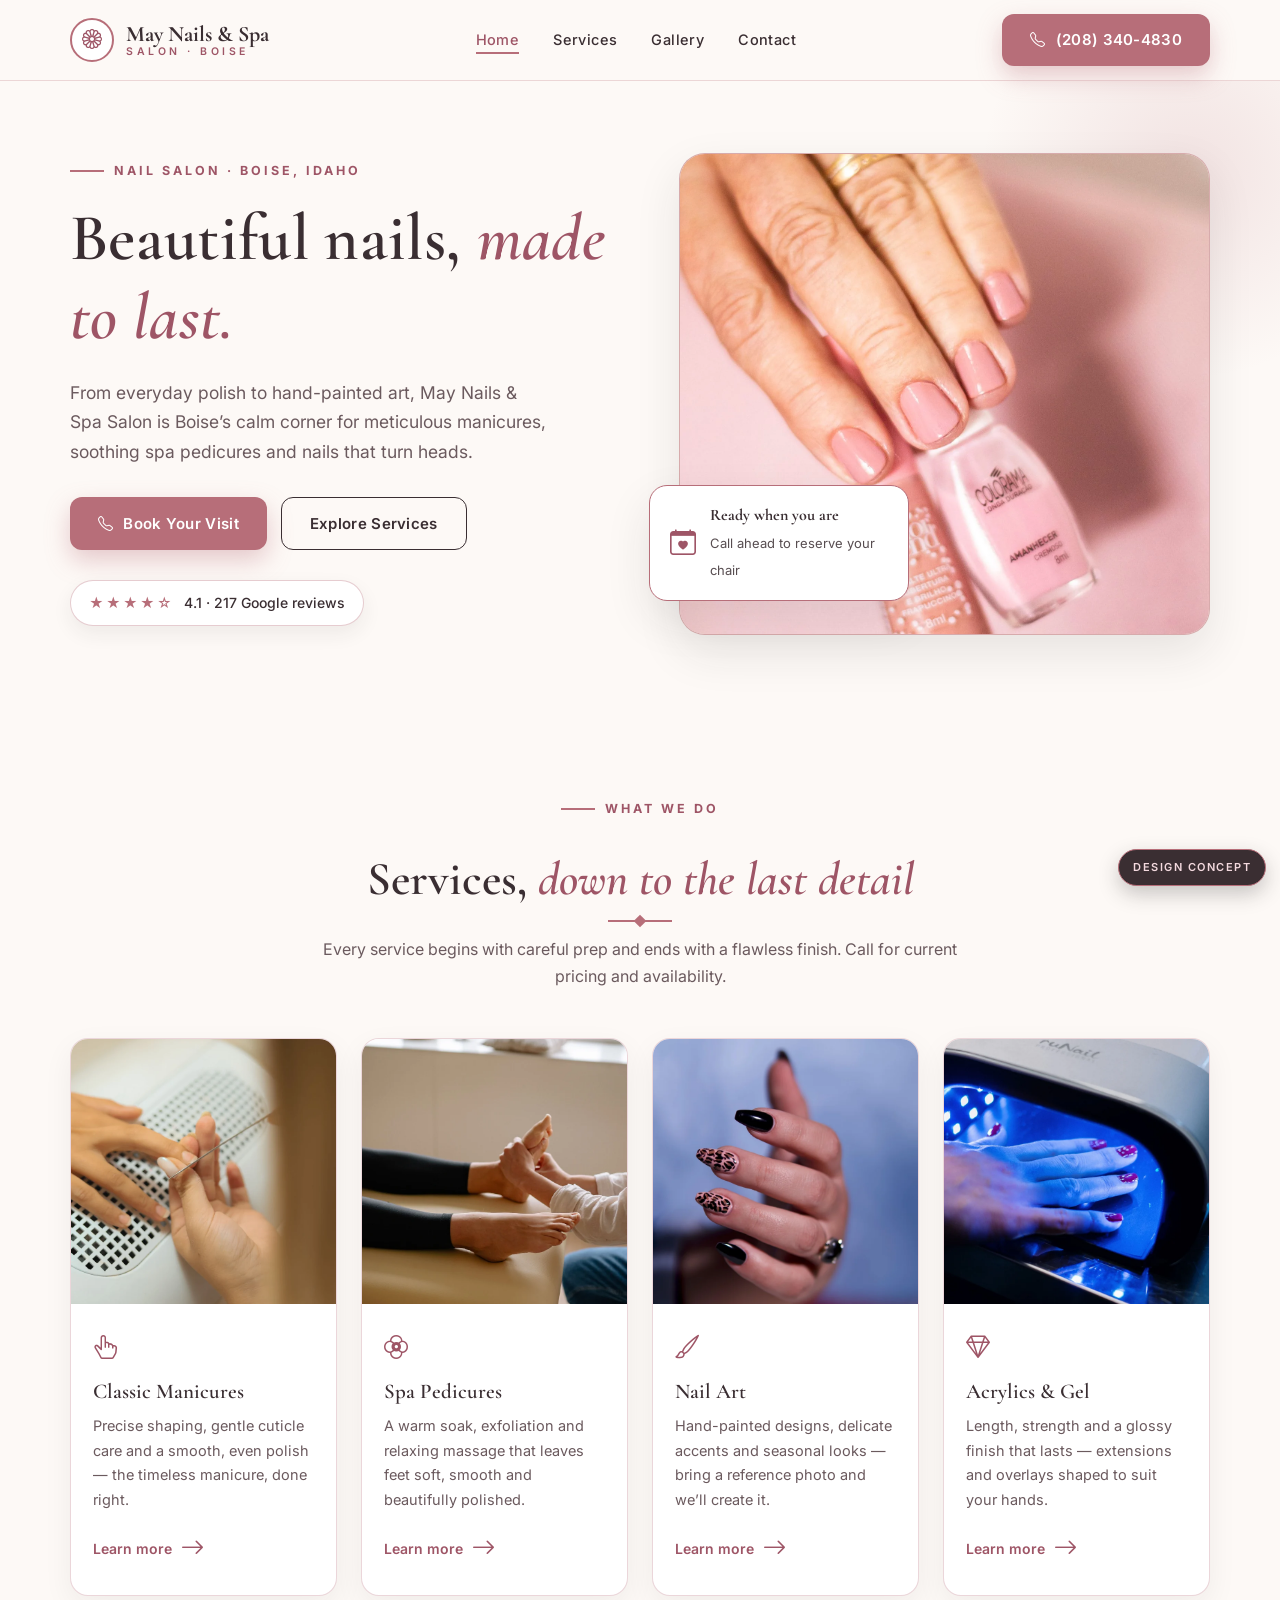
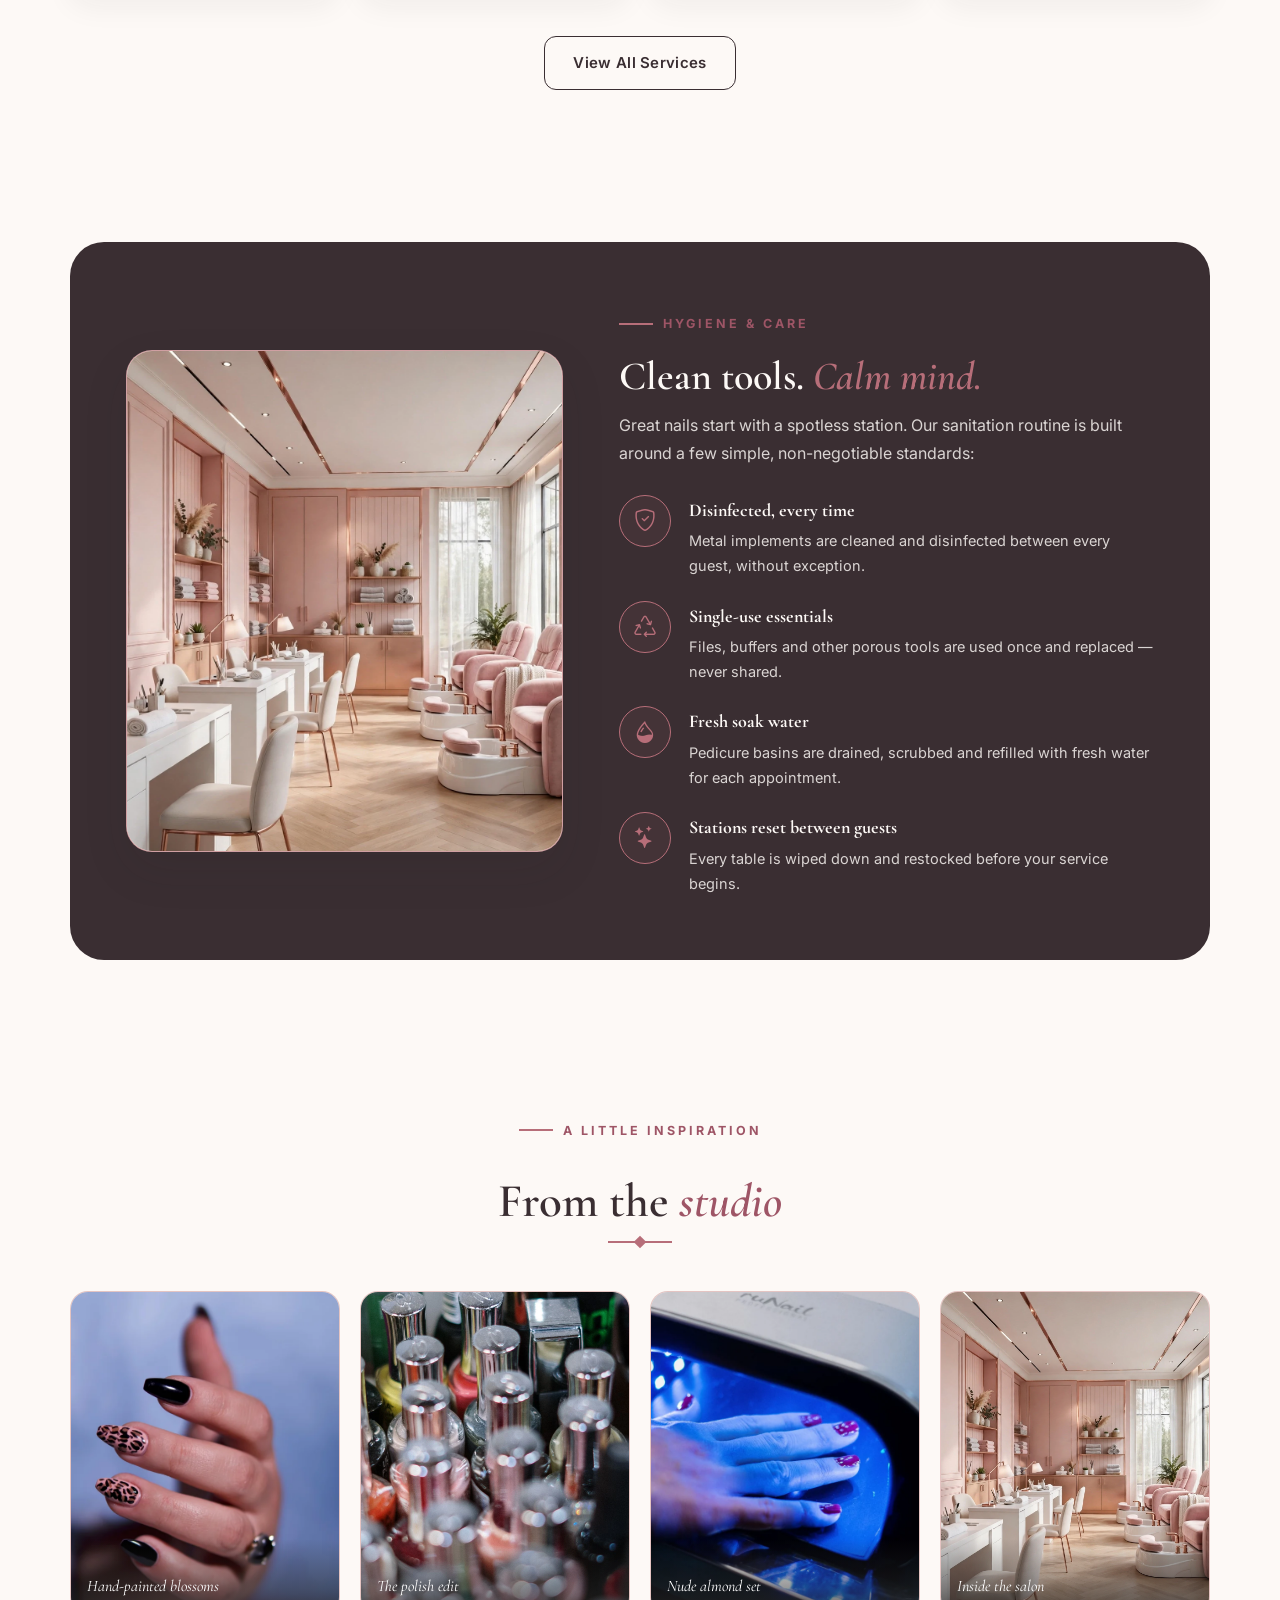
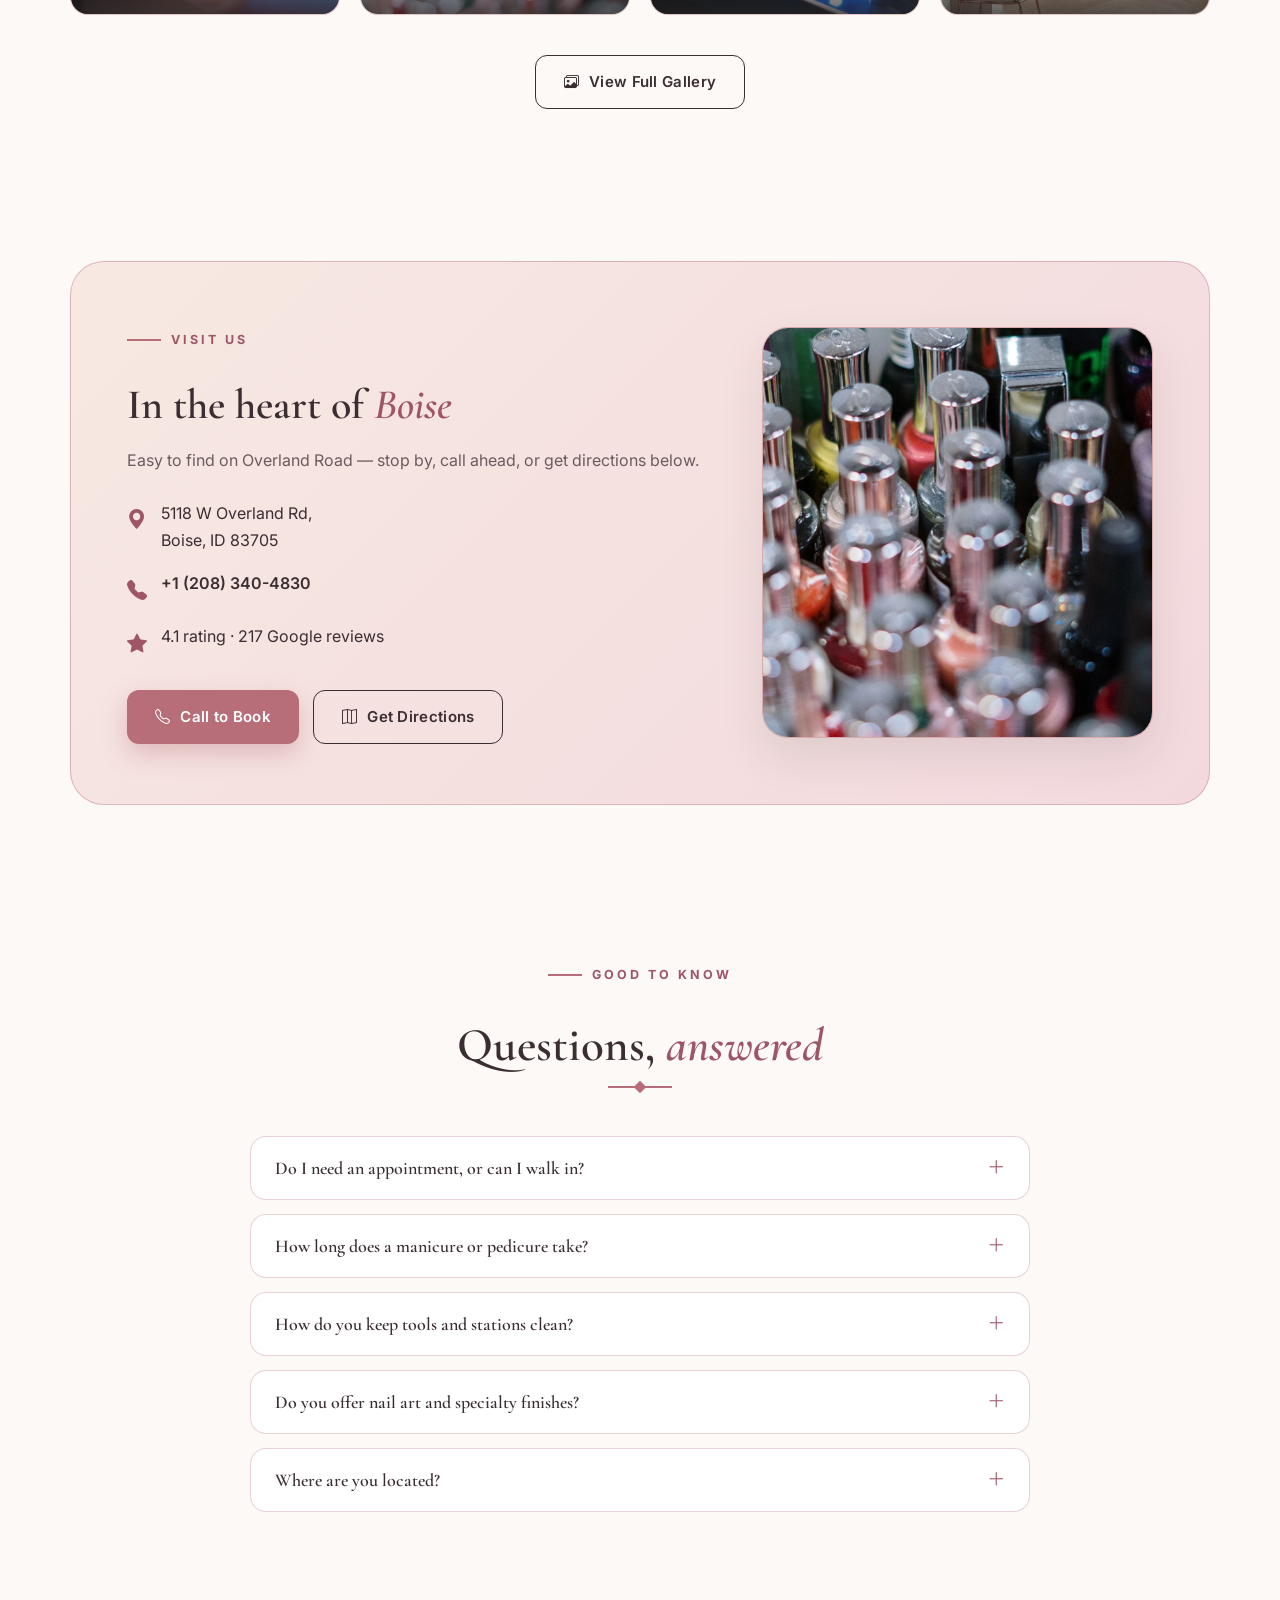
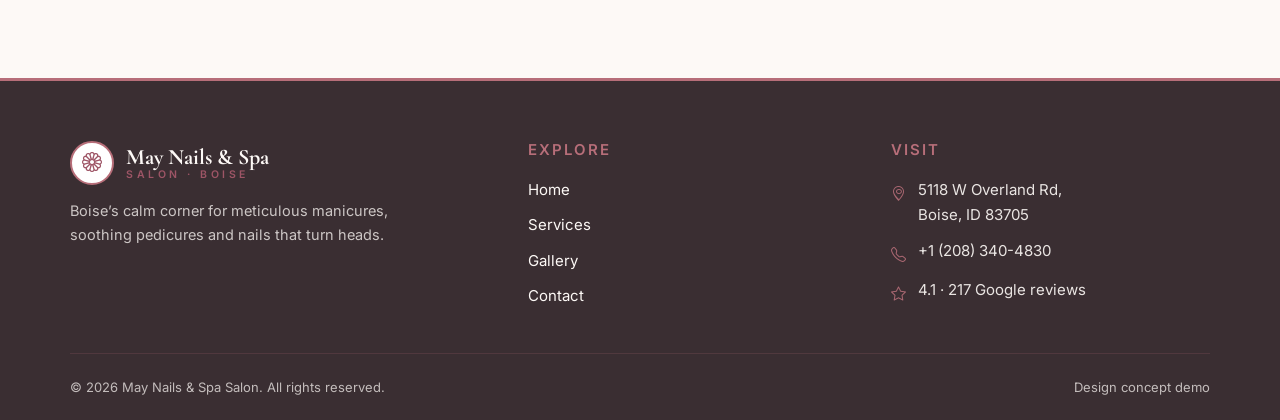
<file: index.html>
<!DOCTYPE html>
<html lang="en">
<head>
<meta charset="UTF-8">
<meta name="viewport" content="width=device-width, initial-scale=1.0">
<title>May Nails &amp; Spa Salon | Nail Salon in Boise, ID</title>
<meta name="description" content="May Nails & Spa Salon — elegant manicures, spa pedicures, nail art and gel services at 5118 W Overland Rd, Boise, ID. Call +1 208-340-4830 to book.">
<link rel="preconnect" href="https://fonts.googleapis.com">
<link rel="preconnect" href="https://fonts.gstatic.com" crossorigin>
<link href="https://fonts.googleapis.com/css2?family=Cormorant+Garamond:ital,wght@0,500;0,600;0,700;1,500;1,600;1,700&family=Inter:wght@400;500;600;700&display=swap" rel="stylesheet">
<link rel="stylesheet" href="vendor/bootstrap-icons/bootstrap-icons.min.css">
<link rel="stylesheet" href="styles.css">
<link rel="icon" type="image/png" href="favicon.png">
<link rel="apple-touch-icon" href="apple-touch-icon.png">
</head>
<body>

<header class="site-header">
  <div class="container header-inner">
    <a class="brand" href="index.html" aria-label="May Nails and Spa Salon home">
      <span class="brand-mark"><i class="bi bi-flower1"></i></span>
      <span class="brand-name">May Nails &amp; Spa<small>Salon &middot; Boise</small></span>
    </a>
    <nav aria-label="Primary">
      <ul class="nav-links">
        <li><a href="index.html" class="active">Home</a></li>
        <li><a href="services.html">Services</a></li>
        <li><a href="gallery.html">Gallery</a></li>
        <li><a href="contact.html">Contact</a></li>
      </ul>
    </nav>
    <a class="btn btn-gold header-cta" href="tel:+12083404830"><i class="bi bi-telephone"></i> (208) 340-4830</a>
    <button class="hamburger" id="hamburger" aria-label="Open menu" aria-expanded="false"><i class="bi bi-list"></i></button>
  </div>
</header>
<ul class="mobile-menu" id="mobileMenu" aria-label="Mobile">
  <li><a href="index.html" class="active"><i class="bi bi-house"></i> Home</a></li>
  <li><a href="services.html"><i class="bi bi-stars"></i> Services</a></li>
  <li><a href="gallery.html"><i class="bi bi-images"></i> Gallery</a></li>
  <li><a href="contact.html"><i class="bi bi-geo-alt"></i> Contact</a></li>
  <li><a href="tel:+12083404830"><i class="bi bi-telephone"></i> (208) 340-4830</a></li>
</ul>

<main>
  <!-- 1. HERO -->
  <section class="hero">
    <div class="container hero-grid">
      <div>
        <span class="kicker">Nail Salon &middot; Boise, Idaho</span>
        <h1>Beautiful nails, <em>made to last.</em></h1>
        <p class="lead">From everyday polish to hand-painted art, May Nails &amp; Spa Salon is Boise&rsquo;s calm corner for meticulous manicures, soothing spa pedicures and nails that turn heads.</p>
        <div class="hero-ctas">
          <a class="btn btn-gold" href="tel:+12083404830"><i class="bi bi-telephone"></i> Book Your Visit</a>
          <a class="btn btn-outline" href="services.html">Explore Services</a>
        </div>
        <span class="review-pill"><span class="stars">&#9733;&#9733;&#9733;&#9733;&#9734;</span> 4.1 &middot; 217 Google reviews</span>
      </div>
      <div class="hero-figure">
        <div class="arch-frame">
          <img src="assets/hero.webp" alt="Elegant manicured hands with blush pink nails and gold accents resting on ivory silk">
        </div>
        <div class="float-card">
          <i class="bi bi-calendar-heart"></i>
          <div><strong>Ready when you are</strong><span>Call ahead to reserve your chair</span></div>
        </div>
      </div>
    </div>
  </section>

  <!-- 2. SERVICES SHOWCASE -->
  <section>
    <div class="container">
      <div class="section-head">
        <span class="kicker" style="justify-content:center">What we do</span>
        <h2>Services, <em>down to the last detail</em></h2>
        <div class="gold-rule"></div>
        <p style="margin-top:14px">Every service begins with careful prep and ends with a flawless finish. Call for current pricing and availability.</p>
      </div>
      <div class="services-grid">
        <article class="service-card">
          <div class="photo"><img src="assets/service-manicure.webp" alt="Classic manicure with polished nails and folded towel"></div>
          <div class="body">
            <i class="bi bi-hand-index-thumb"></i>
            <h3>Classic Manicures</h3>
            <p>Precise shaping, gentle cuticle care and a smooth, even polish &mdash; the timeless manicure, done right.</p>
            <a class="card-link" href="services.html#manicures">Learn more <i class="bi bi-arrow-right"></i></a>
          </div>
        </article>
        <article class="service-card">
          <div class="photo"><img src="assets/service-pedicure.webp" alt="Spa pedicure soak with warm water and flower petals"></div>
          <div class="body">
            <i class="bi bi-flower2"></i>
            <h3>Spa Pedicures</h3>
            <p>A warm soak, exfoliation and relaxing massage that leaves feet soft, smooth and beautifully polished.</p>
            <a class="card-link" href="services.html#pedicures">Learn more <i class="bi bi-arrow-right"></i></a>
          </div>
        </article>
        <article class="service-card">
          <div class="photo"><img src="assets/service-nailart.webp" alt="Nail artist painting a delicate floral design"></div>
          <div class="body">
            <i class="bi bi-brush"></i>
            <h3>Nail Art</h3>
            <p>Hand-painted designs, delicate accents and seasonal looks &mdash; bring a reference photo and we&rsquo;ll create it.</p>
            <a class="card-link" href="services.html#nail-art">Learn more <i class="bi bi-arrow-right"></i></a>
          </div>
        </article>
        <article class="service-card">
          <div class="photo"><img src="assets/service-gel.webp" alt="Long almond-shaped nude gel nails"></div>
          <div class="body">
            <i class="bi bi-gem"></i>
            <h3>Acrylics &amp; Gel</h3>
            <p>Length, strength and a glossy finish that lasts &mdash; extensions and overlays shaped to suit your hands.</p>
            <a class="card-link" href="services.html#acrylics-gel">Learn more <i class="bi bi-arrow-right"></i></a>
          </div>
        </article>
      </div>
      <div class="center-cta">
        <a class="btn btn-outline" href="services.html">View All Services</a>
      </div>
    </div>
  </section>

  <!-- 3. HYGIENE & CARE -->
  <section>
    <div class="container">
      <div class="band-dark" style="padding: 64px 56px;">
        <div class="hygiene-grid">
          <div class="arch-frame">
            <img src="assets/interior.webp" alt="Serene salon interior with cream chairs and marble manicure tables" style="aspect-ratio: 4/4.6;">
          </div>
          <div>
            <span class="kicker">Hygiene &amp; care</span>
            <h2 style="font-size: clamp(28px, 3.4vw, 40px); margin-bottom: 12px;">Clean tools. <em>Calm mind.</em></h2>
            <p style="opacity:0.82">Great nails start with a spotless station. Our sanitation routine is built around a few simple, non-negotiable standards:</p>
            <ul class="hygiene-list">
              <li>
                <span class="hygiene-icon"><i class="bi bi-shield-check"></i></span>
                <div><strong>Disinfected, every time</strong><p>Metal implements are cleaned and disinfected between every guest, without exception.</p></div>
              </li>
              <li>
                <span class="hygiene-icon"><i class="bi bi-recycle"></i></span>
                <div><strong>Single-use essentials</strong><p>Files, buffers and other porous tools are used once and replaced &mdash; never shared.</p></div>
              </li>
              <li>
                <span class="hygiene-icon"><i class="bi bi-droplet-half"></i></span>
                <div><strong>Fresh soak water</strong><p>Pedicure basins are drained, scrubbed and refilled with fresh water for each appointment.</p></div>
              </li>
              <li>
                <span class="hygiene-icon"><i class="bi bi-stars"></i></span>
                <div><strong>Stations reset between guests</strong><p>Every table is wiped down and restocked before your service begins.</p></div>
              </li>
            </ul>
          </div>
        </div>
      </div>
    </div>
  </section>

  <!-- 4. GALLERY PREVIEW -->
  <section>
    <div class="container">
      <div class="section-head">
        <span class="kicker" style="justify-content:center">A little inspiration</span>
        <h2>From the <em>studio</em></h2>
        <div class="gold-rule"></div>
      </div>
      <div class="strip">
        <figure><img src="assets/service-nailart.webp" alt="Hand-painted floral nail art detail"><figcaption>Hand-painted blossoms</figcaption></figure>
        <figure><img src="assets/stilllife.webp" alt="Nail polish bottles in blush, nude and gold tones"><figcaption>The polish edit</figcaption></figure>
        <figure><img src="assets/service-gel.webp" alt="Nude almond-shaped gel nails"><figcaption>Nude almond set</figcaption></figure>
        <figure><img src="assets/interior.webp" alt="Salon interior with marble tables"><figcaption>Inside the salon</figcaption></figure>
      </div>
      <div class="center-cta">
        <a class="btn btn-outline" href="gallery.html"><i class="bi bi-images"></i> View Full Gallery</a>
      </div>
    </div>
  </section>

  <!-- 5. VISIT BAND -->
  <section>
    <div class="container">
      <div class="visit-band">
        <div>
          <span class="kicker">Visit us</span>
          <h2>In the heart of <em>Boise</em></h2>
          <p style="color:var(--charcoal-soft)">Easy to find on Overland Road &mdash; stop by, call ahead, or get directions below.</p>
          <ul class="visit-details">
            <li><i class="bi bi-geo-alt-fill"></i><span>5118 W Overland Rd,<br>Boise, ID 83705</span></li>
            <li><i class="bi bi-telephone-fill"></i><a href="tel:+12083404830" style="font-weight:600">+1 (208) 340-4830</a></li>
            <li><i class="bi bi-star-fill"></i><span>4.1 rating &middot; 217 Google reviews</span></li>
          </ul>
          <div class="visit-actions">
            <a class="btn btn-gold" href="tel:+12083404830"><i class="bi bi-telephone"></i> Call to Book</a>
            <a class="btn btn-outline" href="https://www.google.com/maps/search/?api=1&amp;query=May+Nails+%26+Spa+Salon,+5118+W+Overland+Rd,+Boise,+ID+83705" target="_blank" rel="noopener"><i class="bi bi-map"></i> Get Directions</a>
          </div>
        </div>
        <div class="visit-photo">
          <div class="arch-frame">
            <img src="assets/stilllife.webp" alt="Elegant nail polish bottles on a marble tray with orchids">
          </div>
        </div>
      </div>
    </div>
  </section>

  <!-- 6. FAQ -->
  <section>
    <div class="container">
      <div class="section-head">
        <span class="kicker" style="justify-content:center">Good to know</span>
        <h2>Questions, <em>answered</em></h2>
        <div class="gold-rule"></div>
      </div>
      <div class="faq-list">
        <div class="faq-item">
          <button class="faq-q">Do I need an appointment, or can I walk in?<i class="bi bi-plus-lg"></i></button>
          <div class="faq-a"><p>Walk-ins are welcome whenever a chair is open, but calling ahead at <a href="tel:+12083404830">+1 (208) 340-4830</a> is the surest way to get the day and time you want &mdash; especially on weekends.</p></div>
        </div>
        <div class="faq-item">
          <button class="faq-q">How long does a manicure or pedicure take?<i class="bi bi-plus-lg"></i></button>
          <div class="faq-a"><p>Plan for roughly 30&ndash;45 minutes for a classic manicure and 45&ndash;60 minutes for a spa pedicure. Nail art and acrylic or gel services take a little longer depending on the design.</p></div>
        </div>
        <div class="faq-item">
          <button class="faq-q">How do you keep tools and stations clean?<i class="bi bi-plus-lg"></i></button>
          <div class="faq-a"><p>Metal implements are disinfected between every guest, files and buffers are single-use, pedicure basins are scrubbed and refilled with fresh water each time, and every station is wiped down before your service begins.</p></div>
        </div>
        <div class="faq-item">
          <button class="faq-q">Do you offer nail art and specialty finishes?<i class="bi bi-plus-lg"></i></button>
          <div class="faq-a"><p>Yes &mdash; from simple accent nails to hand-painted designs. Bring a reference photo to your appointment and we&rsquo;ll recreate the look, or ask us to suggest something seasonal.</p></div>
        </div>
        <div class="faq-item">
          <button class="faq-q">Where are you located?<i class="bi bi-plus-lg"></i></button>
          <div class="faq-a"><p>You&rsquo;ll find us at <a href="https://www.google.com/maps/search/?api=1&amp;query=May+Nails+%26+Spa+Salon,+5118+W+Overland+Rd,+Boise,+ID+83705" target="_blank" rel="noopener">5118 W Overland Rd, Boise, ID 83705</a>. Call <a href="tel:+12083404830">+1 (208) 340-4830</a> if you need help finding us.</p></div>
        </div>
      </div>
    </div>
  </section>
</main>

<footer class="site-footer">
  <div class="container">
    <div class="footer-grid">
      <div class="footer-brand">
        <a class="brand" href="index.html">
          <span class="brand-mark"><i class="bi bi-flower1"></i></span>
          <span class="brand-name" style="color:var(--ivory)">May Nails &amp; Spa<small>Salon &middot; Boise</small></span>
        </a>
        <p>Boise&rsquo;s calm corner for meticulous manicures, soothing pedicures and nails that turn heads.</p>
      </div>
      <div>
        <h4>Explore</h4>
        <ul>
          <li><a href="index.html">Home</a></li>
          <li><a href="services.html">Services</a></li>
          <li><a href="gallery.html">Gallery</a></li>
          <li><a href="contact.html">Contact</a></li>
        </ul>
      </div>
      <div>
        <h4>Visit</h4>
        <ul class="footer-contact">
          <li><i class="bi bi-geo-alt"></i><span>5118 W Overland Rd,<br>Boise, ID 83705</span></li>
          <li><i class="bi bi-telephone"></i><a href="tel:+12083404830">+1 (208) 340-4830</a></li>
          <li><i class="bi bi-star"></i><span>4.1 &middot; 217 Google reviews</span></li>
        </ul>
      </div>
    </div>
    <div class="footer-bottom">
      <span>&copy; 2026 May Nails &amp; Spa Salon. All rights reserved.</span>
      <span>Design concept demo</span>
    </div>
  </div>
</footer>

<span class="concept-badge">Design concept</span>

<script>
(function () {
  var burger = document.getElementById('hamburger');
  var menu = document.getElementById('mobileMenu');
  burger.addEventListener('click', function () {
    var open = menu.classList.toggle('open');
    burger.setAttribute('aria-expanded', open ? 'true' : 'false');
    burger.innerHTML = open ? '<i class="bi bi-x-lg"></i>' : '<i class="bi bi-list"></i>';
  });
  menu.querySelectorAll('a').forEach(function (a) {
    a.addEventListener('click', function () {
      menu.classList.remove('open');
      burger.setAttribute('aria-expanded', 'false');
      burger.innerHTML = '<i class="bi bi-list"></i>';
    });
  });
  document.querySelectorAll('.faq-item').forEach(function (item) {
    var q = item.querySelector('.faq-q'), a = item.querySelector('.faq-a');
    q.addEventListener('click', function () {
      var isOpen = item.classList.contains('open');
      document.querySelectorAll('.faq-item.open').forEach(function (o) {
        o.classList.remove('open'); o.querySelector('.faq-a').style.maxHeight = null;
      });
      if (!isOpen) { item.classList.add('open'); a.style.maxHeight = a.scrollHeight + 'px'; }
    });
  });
})();
</script>
</body>
</html>
</file>
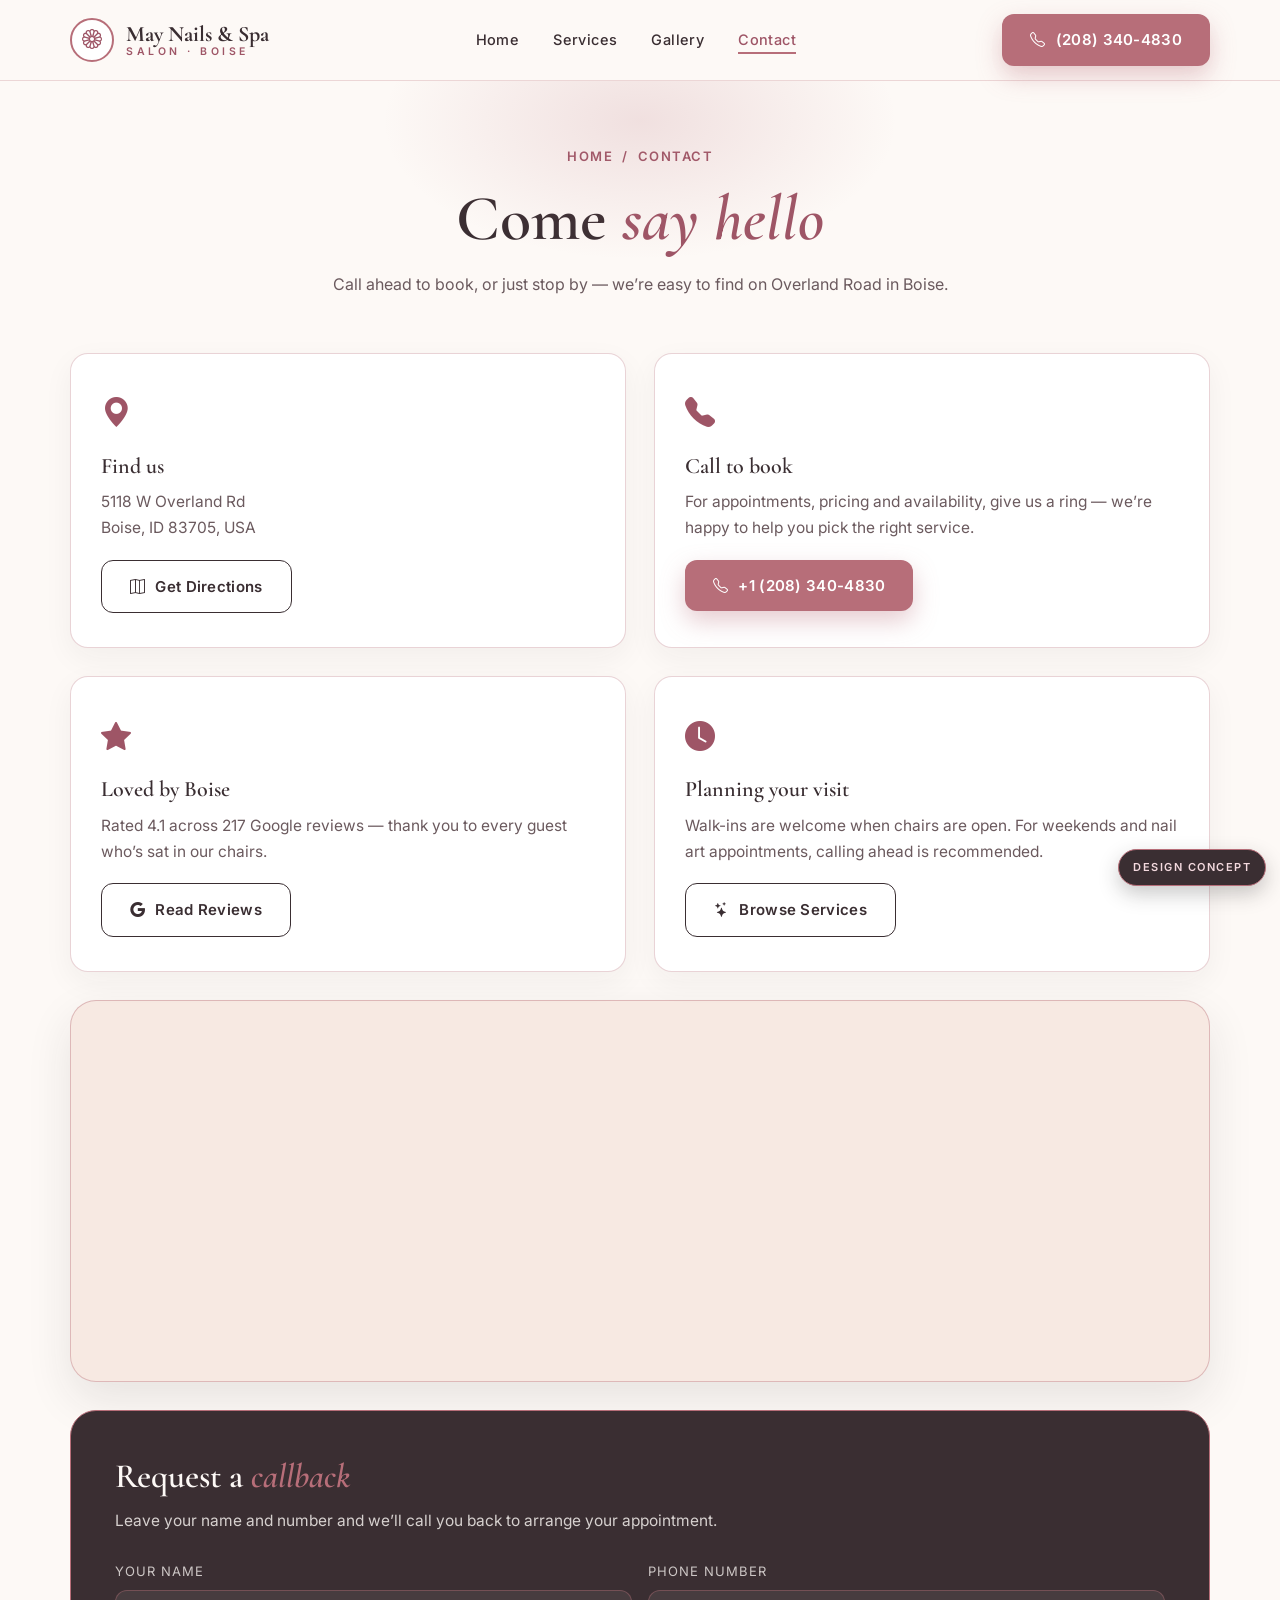
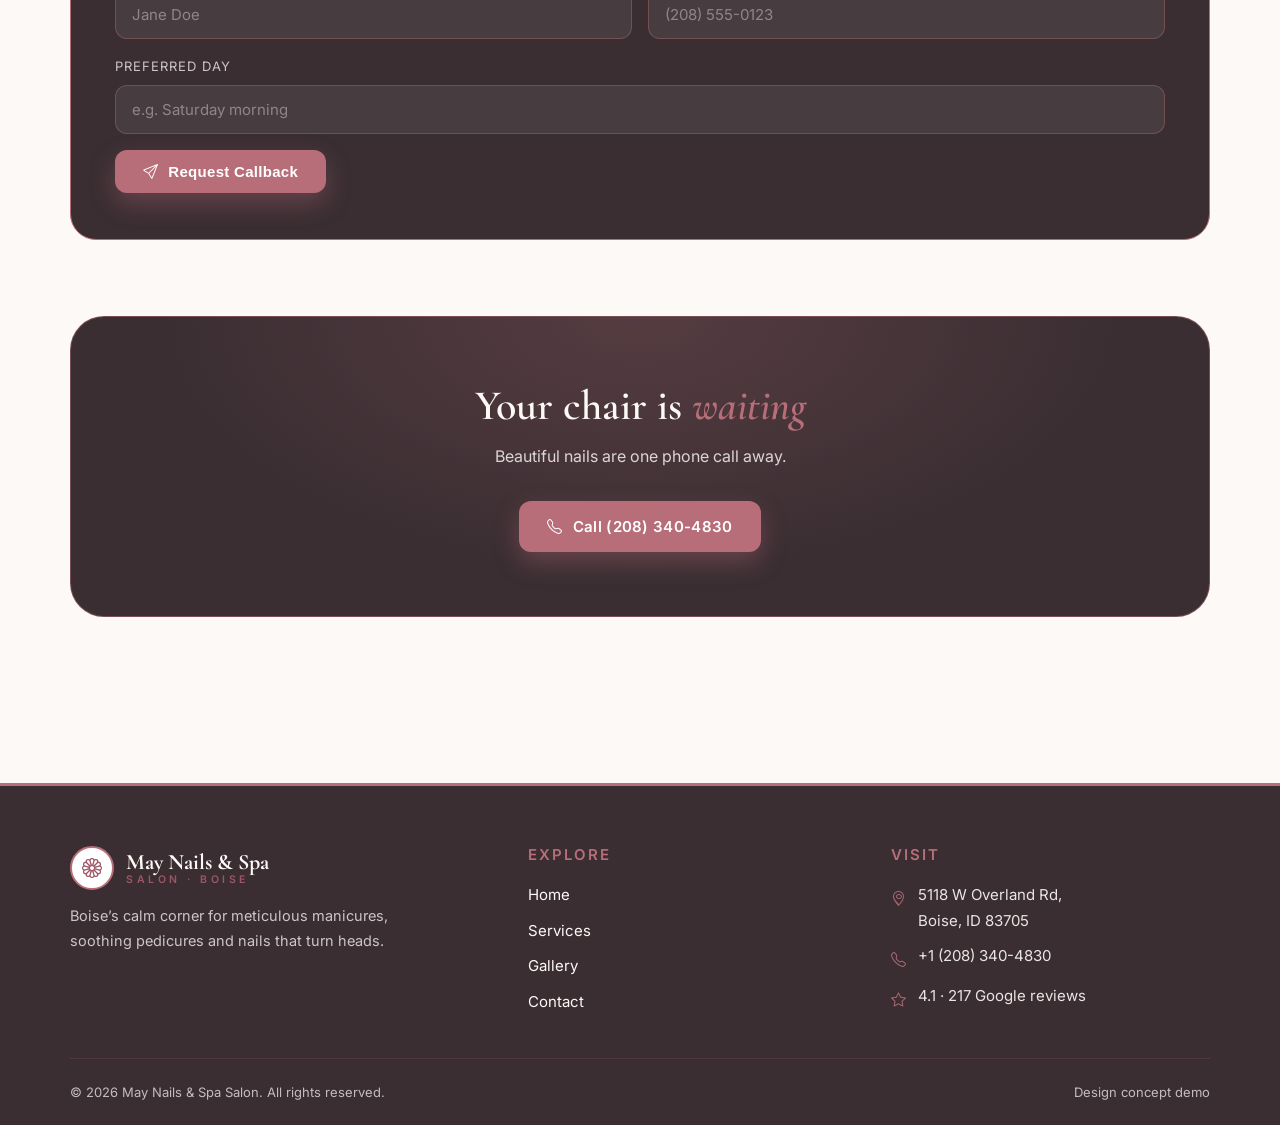
<file: contact.html>
<!DOCTYPE html>
<html lang="en">
<head>
<meta charset="UTF-8">
<meta name="viewport" content="width=device-width, initial-scale=1.0">
<title>Contact &amp; Directions | May Nails &amp; Spa Salon, Boise ID</title>
<meta name="description" content="Visit May Nails & Spa Salon at 5118 W Overland Rd, Boise, ID 83705. Call +1 208-340-4830 to book your manicure, pedicure or nail art appointment.">
<link rel="preconnect" href="https://fonts.googleapis.com">
<link rel="preconnect" href="https://fonts.gstatic.com" crossorigin>
<link href="https://fonts.googleapis.com/css2?family=Cormorant+Garamond:ital,wght@0,500;0,600;0,700;1,500;1,600;1,700&family=Inter:wght@400;500;600;700&display=swap" rel="stylesheet">
<link rel="stylesheet" href="vendor/bootstrap-icons/bootstrap-icons.min.css">
<link rel="stylesheet" href="styles.css">
<link rel="icon" type="image/png" href="favicon.png">
<link rel="apple-touch-icon" href="apple-touch-icon.png">
</head>
<body>

<header class="site-header">
  <div class="container header-inner">
    <a class="brand" href="index.html" aria-label="May Nails and Spa Salon home">
      <span class="brand-mark"><i class="bi bi-flower1"></i></span>
      <span class="brand-name">May Nails &amp; Spa<small>Salon &middot; Boise</small></span>
    </a>
    <nav aria-label="Primary">
      <ul class="nav-links">
        <li><a href="index.html">Home</a></li>
        <li><a href="services.html">Services</a></li>
        <li><a href="gallery.html">Gallery</a></li>
        <li><a href="contact.html" class="active">Contact</a></li>
      </ul>
    </nav>
    <a class="btn btn-gold header-cta" href="tel:+12083404830"><i class="bi bi-telephone"></i> (208) 340-4830</a>
    <button class="hamburger" id="hamburger" aria-label="Open menu" aria-expanded="false"><i class="bi bi-list"></i></button>
  </div>
</header>
<ul class="mobile-menu" id="mobileMenu" aria-label="Mobile">
  <li><a href="index.html"><i class="bi bi-house"></i> Home</a></li>
  <li><a href="services.html"><i class="bi bi-stars"></i> Services</a></li>
  <li><a href="gallery.html"><i class="bi bi-images"></i> Gallery</a></li>
  <li><a href="contact.html" class="active"><i class="bi bi-geo-alt"></i> Contact</a></li>
  <li><a href="tel:+12083404830"><i class="bi bi-telephone"></i> (208) 340-4830</a></li>
</ul>

<main>
  <div class="page-hero">
    <div class="container">
      <div class="crumbs"><a href="index.html">Home</a> &nbsp;/&nbsp; Contact</div>
      <h1>Come <em>say hello</em></h1>
      <p>Call ahead to book, or just stop by &mdash; we&rsquo;re easy to find on Overland Road in Boise.</p>
    </div>
  </div>

  <div class="container">
    <div class="contact-grid">
      <div class="contact-card">
        <i class="bi bi-geo-alt-fill big"></i>
        <h3>Find us</h3>
        <p>5118 W Overland Rd<br>Boise, ID 83705, USA</p>
        <a class="btn btn-outline" href="https://www.google.com/maps/search/?api=1&amp;query=May+Nails+%26+Spa+Salon,+5118+W+Overland+Rd,+Boise,+ID+83705" target="_blank" rel="noopener"><i class="bi bi-map"></i> Get Directions</a>
      </div>
      <div class="contact-card">
        <i class="bi bi-telephone-fill big"></i>
        <h3>Call to book</h3>
        <p>For appointments, pricing and availability, give us a ring &mdash; we&rsquo;re happy to help you pick the right service.</p>
        <a class="btn btn-gold" href="tel:+12083404830"><i class="bi bi-telephone"></i> +1 (208) 340-4830</a>
      </div>
    </div>

    <div class="contact-grid">
      <div class="contact-card">
        <i class="bi bi-star-fill big"></i>
        <h3>Loved by Boise</h3>
        <p>Rated 4.1 across 217 Google reviews &mdash; thank you to every guest who&rsquo;s sat in our chairs.</p>
        <a class="btn btn-outline" href="https://www.google.com/maps/search/?api=1&amp;query=May+Nails+%26+Spa+Salon,+5118+W+Overland+Rd,+Boise,+ID+83705" target="_blank" rel="noopener"><i class="bi bi-google"></i> Read Reviews</a>
      </div>
      <div class="contact-card">
        <i class="bi bi-clock-fill big"></i>
        <h3>Planning your visit</h3>
        <p>Walk-ins are welcome when chairs are open. For weekends and nail art appointments, calling ahead is recommended.</p>
        <a class="btn btn-outline" href="services.html"><i class="bi bi-stars"></i> Browse Services</a>
      </div>
    </div>

    <div class="map-wrap">
      <iframe title="Map to May Nails and Spa Salon, 5118 W Overland Rd, Boise, ID" src="https://www.google.com/maps?q=May+Nails+%26+Spa+Salon,+5118+W+Overland+Rd,+Boise,+ID+83705&amp;output=embed" loading="lazy" referrerpolicy="no-referrer-when-downgrade"></iframe>
    </div>

    <div class="form-card">
      <h2>Request a <em>callback</em></h2>
      <p>Leave your name and number and we&rsquo;ll call you back to arrange your appointment.</p>
      <form class="callback-form" id="callbackForm" novalidate>
        <div class="field">
          <label for="cbName">Your name</label>
          <input id="cbName" name="name" type="text" placeholder="Jane Doe" autocomplete="name" required>
        </div>
        <div class="field">
          <label for="cbPhone">Phone number</label>
          <input id="cbPhone" name="phone" type="tel" placeholder="(208) 555-0123" autocomplete="tel" required>
        </div>
        <div class="field full">
          <label for="cbWhen">Preferred day</label>
          <input id="cbWhen" name="when" type="text" placeholder="e.g. Saturday morning">
        </div>
        <div class="full">
          <button type="submit" class="btn btn-gold"><i class="bi bi-send"></i> Request Callback</button>
        </div>
      </form>
      <div class="form-note" id="formNote" role="status">
        Thanks! This is a design concept demo, so the form doesn&rsquo;t send anywhere yet &mdash; please call <a href="tel:+12083404830">+1 (208) 340-4830</a> to book your visit.
      </div>
    </div>
  </div>

  <section>
    <div class="container">
      <div class="cta-band">
        <h2>Your chair is <em>waiting</em></h2>
        <p>Beautiful nails are one phone call away.</p>
        <div class="hero-ctas">
          <a class="btn btn-gold" href="tel:+12083404830"><i class="bi bi-telephone"></i> Call (208) 340-4830</a>
        </div>
      </div>
    </div>
  </section>
</main>

<footer class="site-footer">
  <div class="container">
    <div class="footer-grid">
      <div class="footer-brand">
        <a class="brand" href="index.html">
          <span class="brand-mark"><i class="bi bi-flower1"></i></span>
          <span class="brand-name" style="color:var(--ivory)">May Nails &amp; Spa<small>Salon &middot; Boise</small></span>
        </a>
        <p>Boise&rsquo;s calm corner for meticulous manicures, soothing pedicures and nails that turn heads.</p>
      </div>
      <div>
        <h4>Explore</h4>
        <ul>
          <li><a href="index.html">Home</a></li>
          <li><a href="services.html">Services</a></li>
          <li><a href="gallery.html">Gallery</a></li>
          <li><a href="contact.html">Contact</a></li>
        </ul>
      </div>
      <div>
        <h4>Visit</h4>
        <ul class="footer-contact">
          <li><i class="bi bi-geo-alt"></i><span>5118 W Overland Rd,<br>Boise, ID 83705</span></li>
          <li><i class="bi bi-telephone"></i><a href="tel:+12083404830">+1 (208) 340-4830</a></li>
          <li><i class="bi bi-star"></i><span>4.1 &middot; 217 Google reviews</span></li>
        </ul>
      </div>
    </div>
    <div class="footer-bottom">
      <span>&copy; 2026 May Nails &amp; Spa Salon. All rights reserved.</span>
      <span>Design concept demo</span>
    </div>
  </div>
</footer>

<span class="concept-badge">Design concept</span>

<script>
(function () {
  var burger = document.getElementById('hamburger');
  var menu = document.getElementById('mobileMenu');
  burger.addEventListener('click', function () {
    var open = menu.classList.toggle('open');
    burger.setAttribute('aria-expanded', open ? 'true' : 'false');
    burger.innerHTML = open ? '<i class="bi bi-x-lg"></i>' : '<i class="bi bi-list"></i>';
  });
  menu.querySelectorAll('a').forEach(function (a) {
    a.addEventListener('click', function () {
      menu.classList.remove('open');
      burger.setAttribute('aria-expanded', 'false');
      burger.innerHTML = '<i class="bi bi-list"></i>';
    });
  });
  var form = document.getElementById('callbackForm');
  form.addEventListener('submit', function (e) {
    e.preventDefault();
    document.getElementById('formNote').classList.add('show');
    form.reset();
  });
})();
</script>
</body>
</html>
</file>
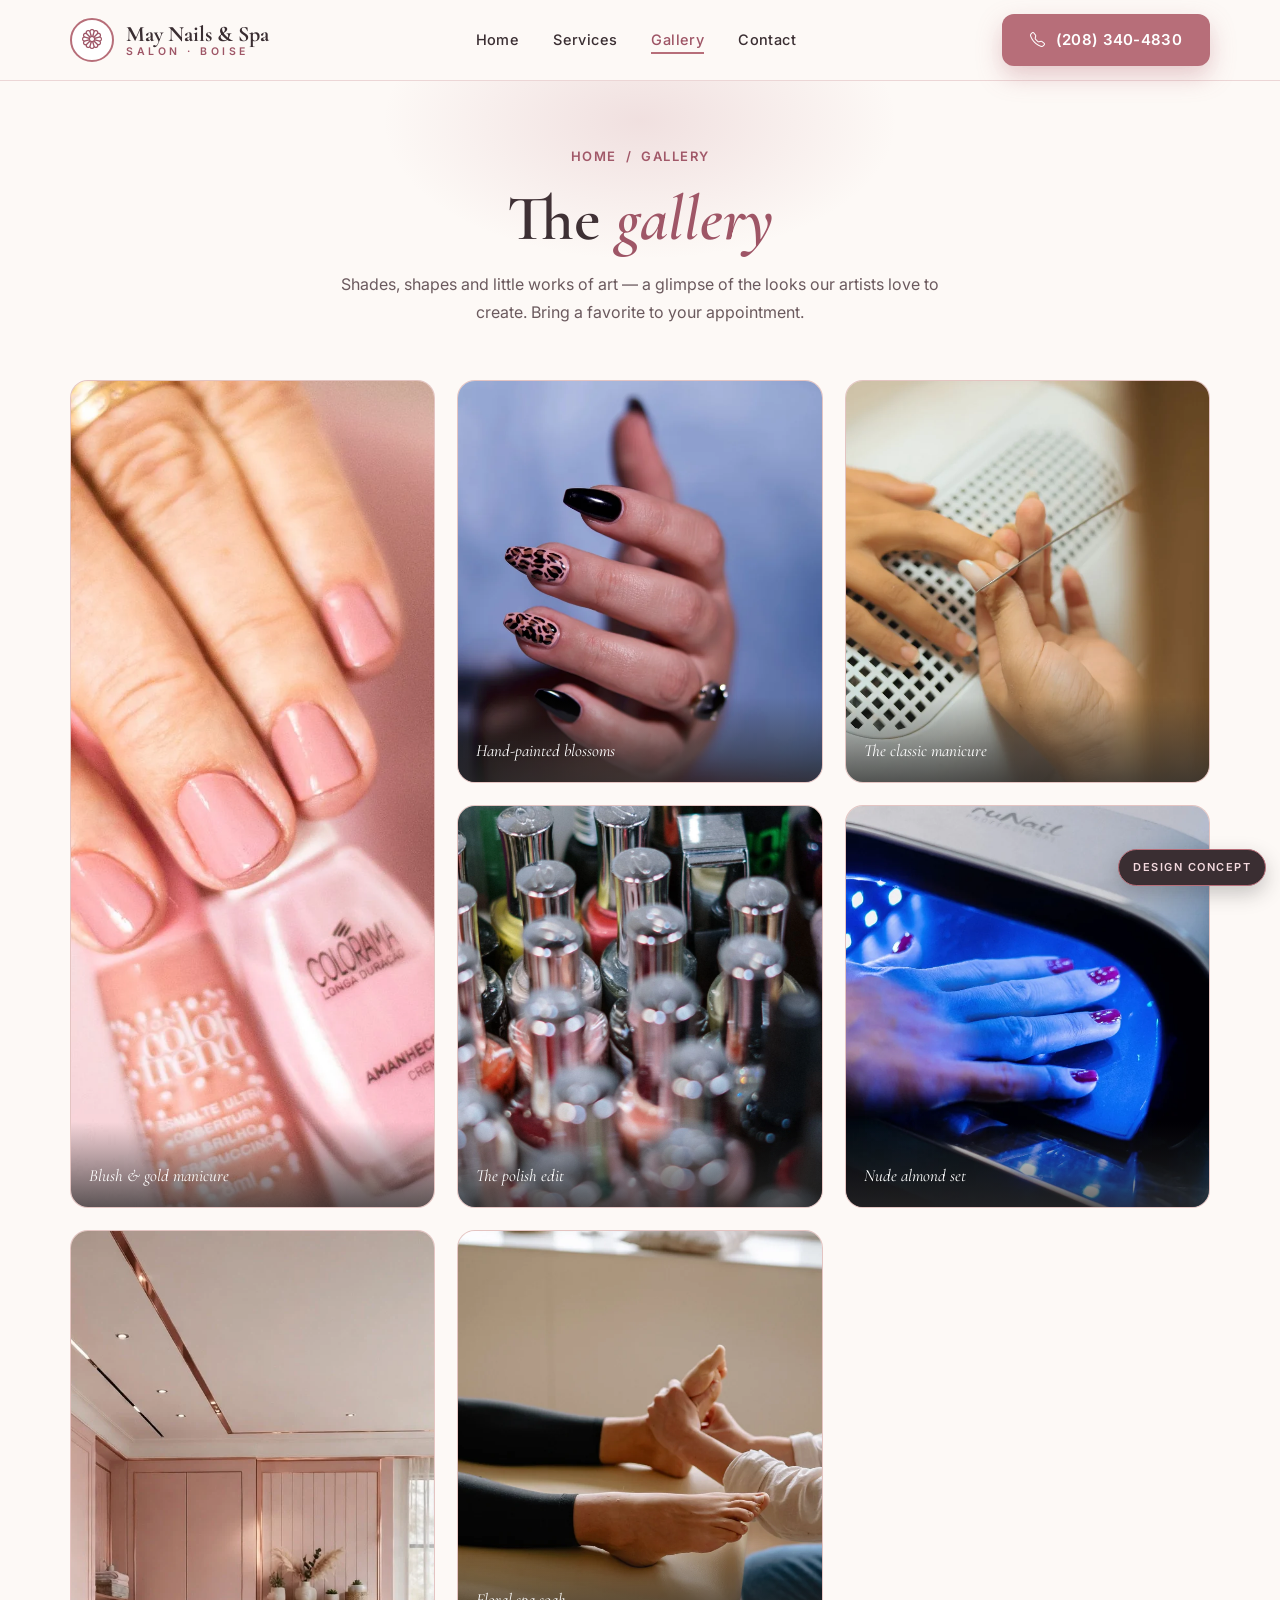
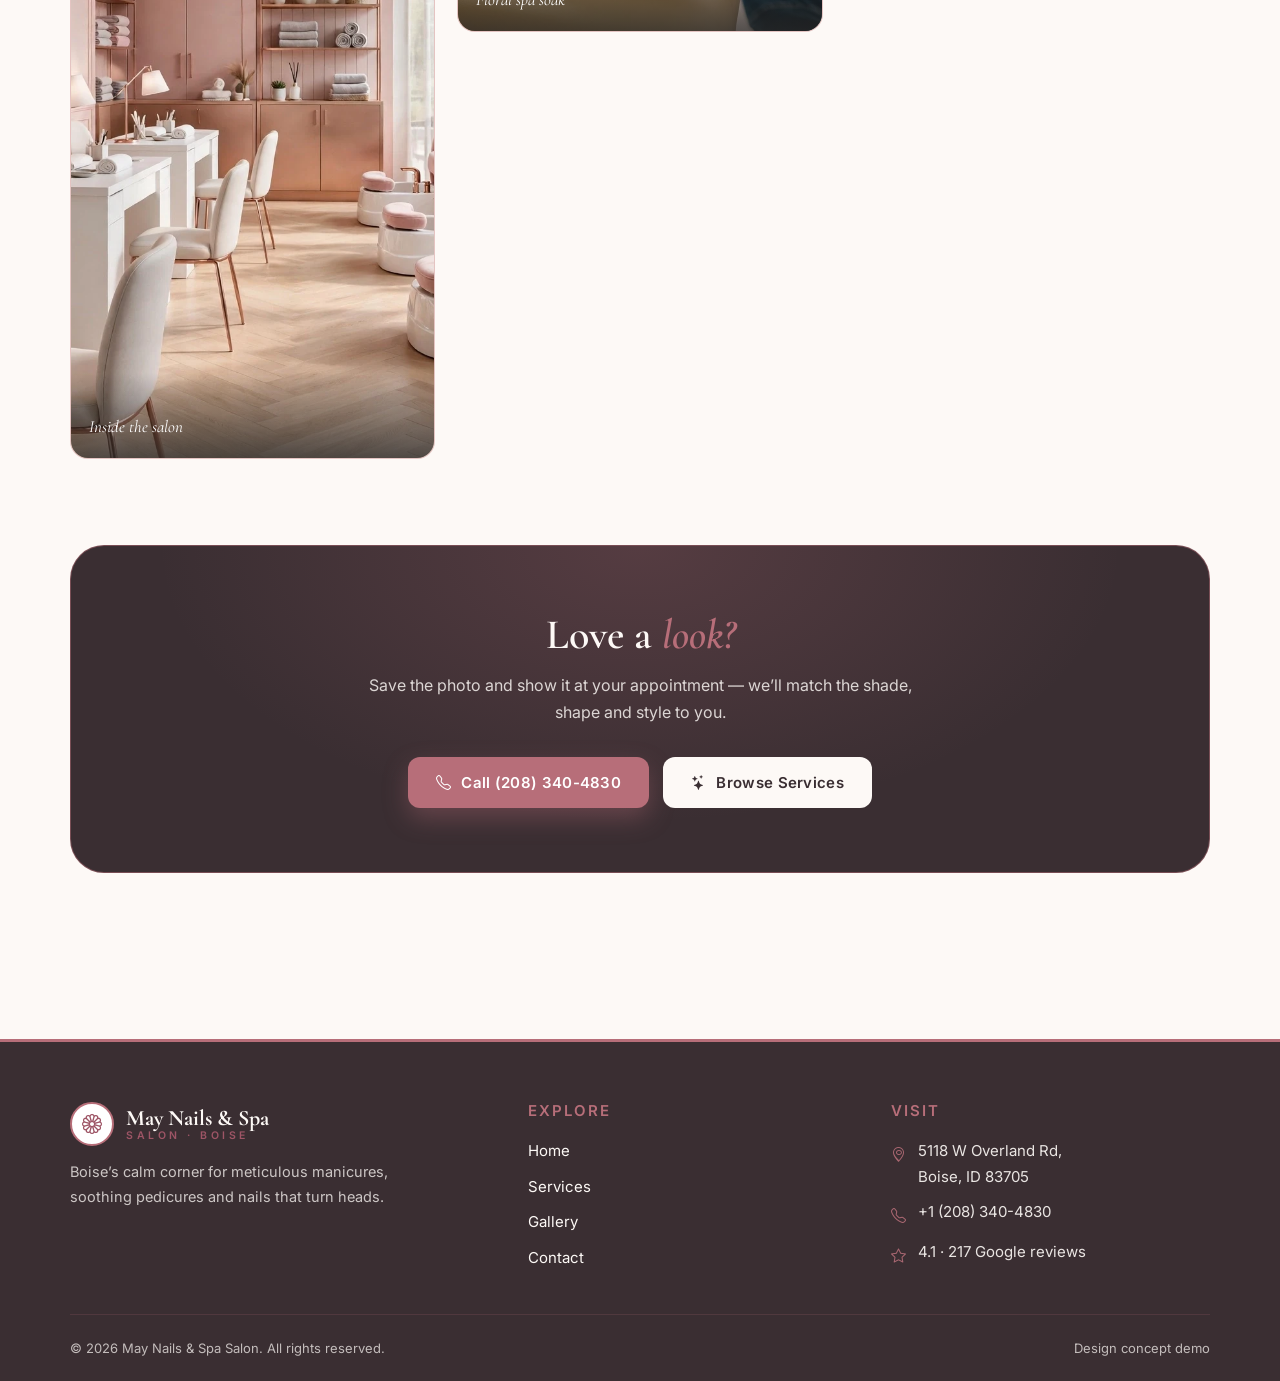
<file: gallery.html>
<!DOCTYPE html>
<html lang="en">
<head>
<meta charset="UTF-8">
<meta name="viewport" content="width=device-width, initial-scale=1.0">
<title>Gallery | May Nails &amp; Spa Salon, Boise ID</title>
<meta name="description" content="A look inside May Nails & Spa Salon — nail art, polish shades and the serene Boise studio at 5118 W Overland Rd.">
<link rel="preconnect" href="https://fonts.googleapis.com">
<link rel="preconnect" href="https://fonts.gstatic.com" crossorigin>
<link href="https://fonts.googleapis.com/css2?family=Cormorant+Garamond:ital,wght@0,500;0,600;0,700;1,500;1,600;1,700&family=Inter:wght@400;500;600;700&display=swap" rel="stylesheet">
<link rel="stylesheet" href="vendor/bootstrap-icons/bootstrap-icons.min.css">
<link rel="stylesheet" href="styles.css">
<link rel="icon" type="image/png" href="favicon.png">
<link rel="apple-touch-icon" href="apple-touch-icon.png">
</head>
<body>

<header class="site-header">
  <div class="container header-inner">
    <a class="brand" href="index.html" aria-label="May Nails and Spa Salon home">
      <span class="brand-mark"><i class="bi bi-flower1"></i></span>
      <span class="brand-name">May Nails &amp; Spa<small>Salon &middot; Boise</small></span>
    </a>
    <nav aria-label="Primary">
      <ul class="nav-links">
        <li><a href="index.html">Home</a></li>
        <li><a href="services.html">Services</a></li>
        <li><a href="gallery.html" class="active">Gallery</a></li>
        <li><a href="contact.html">Contact</a></li>
      </ul>
    </nav>
    <a class="btn btn-gold header-cta" href="tel:+12083404830"><i class="bi bi-telephone"></i> (208) 340-4830</a>
    <button class="hamburger" id="hamburger" aria-label="Open menu" aria-expanded="false"><i class="bi bi-list"></i></button>
  </div>
</header>
<ul class="mobile-menu" id="mobileMenu" aria-label="Mobile">
  <li><a href="index.html"><i class="bi bi-house"></i> Home</a></li>
  <li><a href="services.html"><i class="bi bi-stars"></i> Services</a></li>
  <li><a href="gallery.html" class="active"><i class="bi bi-images"></i> Gallery</a></li>
  <li><a href="contact.html"><i class="bi bi-geo-alt"></i> Contact</a></li>
  <li><a href="tel:+12083404830"><i class="bi bi-telephone"></i> (208) 340-4830</a></li>
</ul>

<main>
  <div class="page-hero">
    <div class="container">
      <div class="crumbs"><a href="index.html">Home</a> &nbsp;/&nbsp; Gallery</div>
      <h1>The <em>gallery</em></h1>
      <p>Shades, shapes and little works of art &mdash; a glimpse of the looks our artists love to create. Bring a favorite to your appointment.</p>
    </div>
  </div>

  <div class="container" style="padding-bottom: 10px;">
    <div class="gallery-grid">
      <figure class="tall"><img src="assets/hero.webp" alt="Manicured hands with blush pink nails and gold accents on ivory silk"><figcaption>Blush &amp; gold manicure</figcaption></figure>
      <figure><img src="assets/service-nailart.webp" alt="Nail artist painting a floral design"><figcaption>Hand-painted blossoms</figcaption></figure>
      <figure><img src="assets/service-manicure.webp" alt="Classic manicure on a folded towel"><figcaption>The classic manicure</figcaption></figure>
      <figure><img src="assets/stilllife.webp" alt="Nail polish bottles in blush, nude and gold"><figcaption>The polish edit</figcaption></figure>
      <figure><img src="assets/service-gel.webp" alt="Nude almond-shaped gel nails"><figcaption>Nude almond set</figcaption></figure>
      <figure class="tall"><img src="assets/interior.webp" alt="Serene salon interior with marble tables"><figcaption>Inside the salon</figcaption></figure>
      <figure><img src="assets/service-pedicure.webp" alt="Spa pedicure soak with flower petals"><figcaption>Floral spa soak</figcaption></figure>
    </div>
  </div>

  <section>
    <div class="container">
      <div class="cta-band">
        <h2>Love a <em>look?</em></h2>
        <p>Save the photo and show it at your appointment &mdash; we&rsquo;ll match the shade, shape and style to you.</p>
        <div class="hero-ctas">
          <a class="btn btn-gold" href="tel:+12083404830"><i class="bi bi-telephone"></i> Call (208) 340-4830</a>
          <a class="btn btn-light" href="services.html"><i class="bi bi-stars"></i> Browse Services</a>
        </div>
      </div>
    </div>
  </section>
</main>

<footer class="site-footer">
  <div class="container">
    <div class="footer-grid">
      <div class="footer-brand">
        <a class="brand" href="index.html">
          <span class="brand-mark"><i class="bi bi-flower1"></i></span>
          <span class="brand-name" style="color:var(--ivory)">May Nails &amp; Spa<small>Salon &middot; Boise</small></span>
        </a>
        <p>Boise&rsquo;s calm corner for meticulous manicures, soothing pedicures and nails that turn heads.</p>
      </div>
      <div>
        <h4>Explore</h4>
        <ul>
          <li><a href="index.html">Home</a></li>
          <li><a href="services.html">Services</a></li>
          <li><a href="gallery.html">Gallery</a></li>
          <li><a href="contact.html">Contact</a></li>
        </ul>
      </div>
      <div>
        <h4>Visit</h4>
        <ul class="footer-contact">
          <li><i class="bi bi-geo-alt"></i><span>5118 W Overland Rd,<br>Boise, ID 83705</span></li>
          <li><i class="bi bi-telephone"></i><a href="tel:+12083404830">+1 (208) 340-4830</a></li>
          <li><i class="bi bi-star"></i><span>4.1 &middot; 217 Google reviews</span></li>
        </ul>
      </div>
    </div>
    <div class="footer-bottom">
      <span>&copy; 2026 May Nails &amp; Spa Salon. All rights reserved.</span>
      <span>Design concept demo</span>
    </div>
  </div>
</footer>

<span class="concept-badge">Design concept</span>

<script>
(function () {
  var burger = document.getElementById('hamburger');
  var menu = document.getElementById('mobileMenu');
  burger.addEventListener('click', function () {
    var open = menu.classList.toggle('open');
    burger.setAttribute('aria-expanded', open ? 'true' : 'false');
    burger.innerHTML = open ? '<i class="bi bi-x-lg"></i>' : '<i class="bi bi-list"></i>';
  });
  menu.querySelectorAll('a').forEach(function (a) {
    a.addEventListener('click', function () {
      menu.classList.remove('open');
      burger.setAttribute('aria-expanded', 'false');
      burger.innerHTML = '<i class="bi bi-list"></i>';
    });
  });
})();
</script>
</body>
</html>
</file>
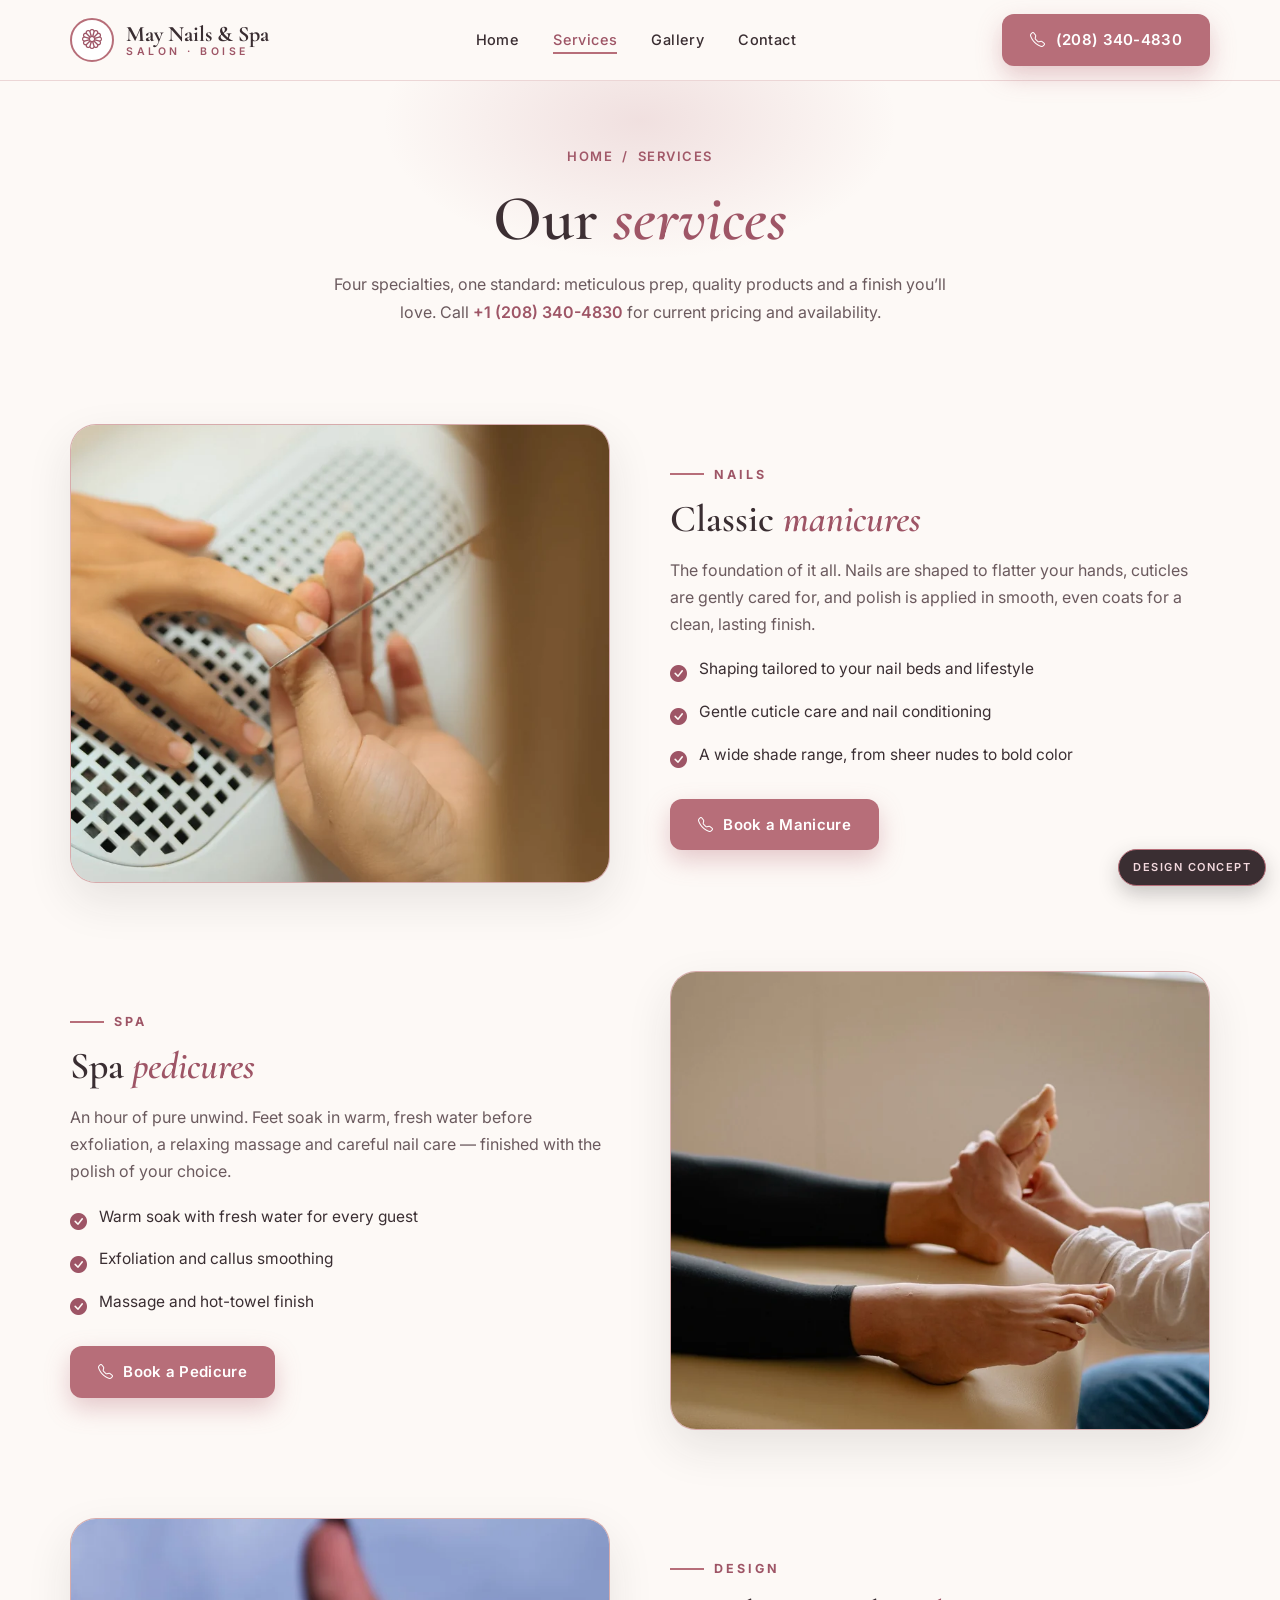
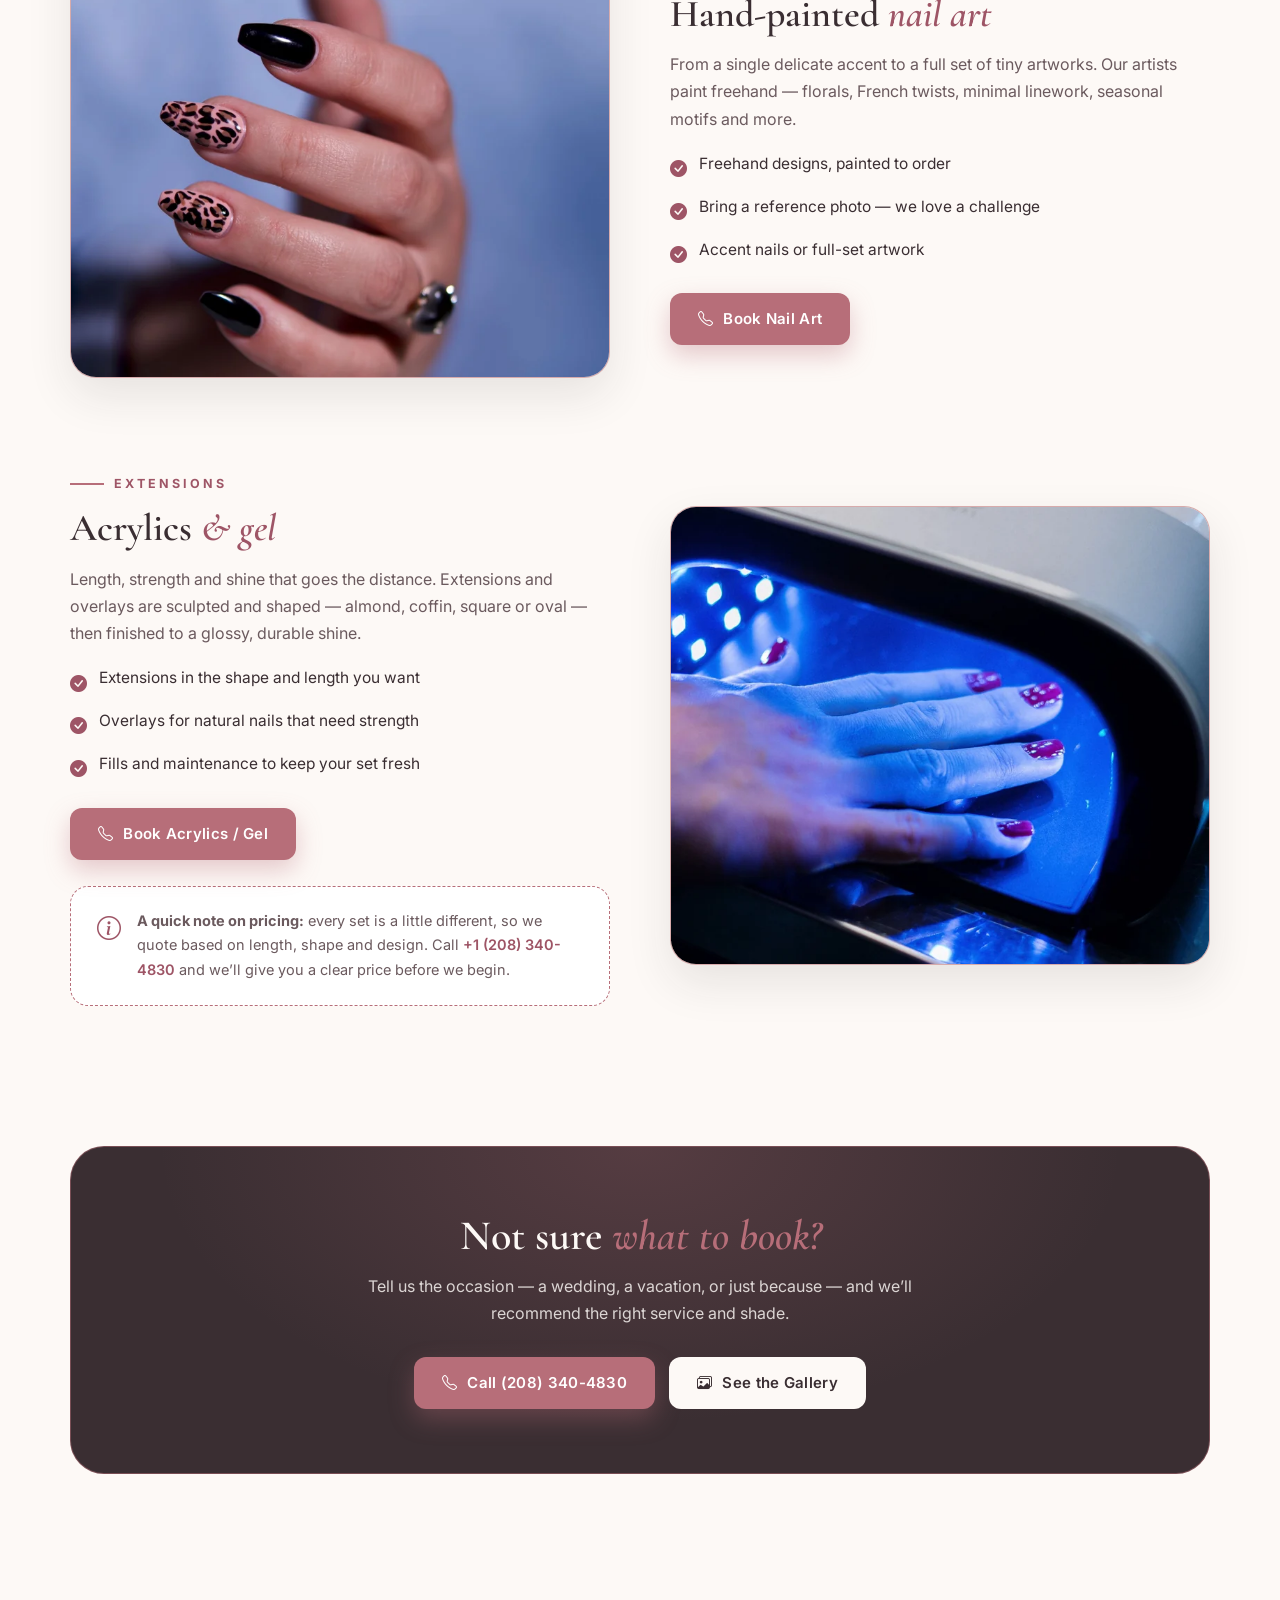
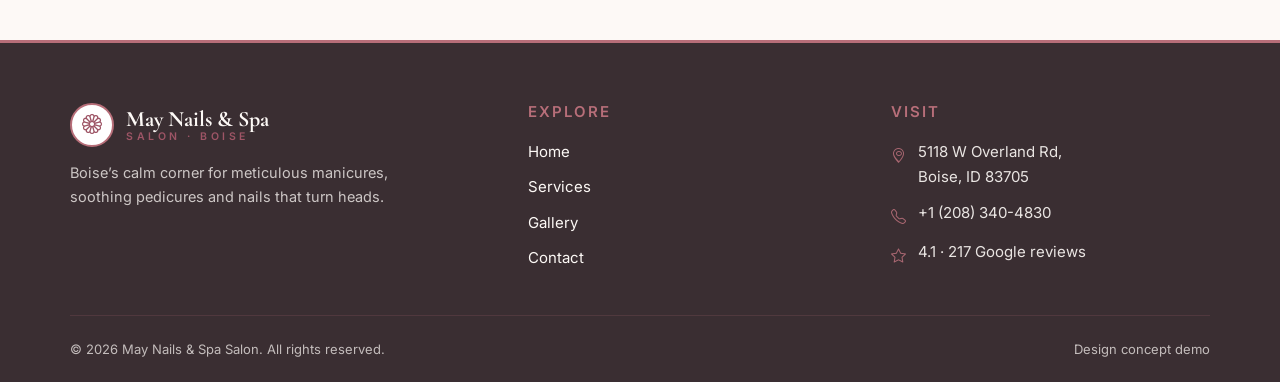
<file: services.html>
<!DOCTYPE html>
<html lang="en">
<head>
<meta charset="UTF-8">
<meta name="viewport" content="width=device-width, initial-scale=1.0">
<title>Services | May Nails &amp; Spa Salon, Boise ID</title>
<meta name="description" content="Manicures, spa pedicures, hand-painted nail art and acrylics & gel at May Nails & Spa Salon, 5118 W Overland Rd, Boise, ID.">
<link rel="preconnect" href="https://fonts.googleapis.com">
<link rel="preconnect" href="https://fonts.gstatic.com" crossorigin>
<link href="https://fonts.googleapis.com/css2?family=Cormorant+Garamond:ital,wght@0,500;0,600;0,700;1,500;1,600;1,700&family=Inter:wght@400;500;600;700&display=swap" rel="stylesheet">
<link rel="stylesheet" href="vendor/bootstrap-icons/bootstrap-icons.min.css">
<link rel="stylesheet" href="styles.css">
<link rel="icon" type="image/png" href="favicon.png">
<link rel="apple-touch-icon" href="apple-touch-icon.png">
</head>
<body>

<header class="site-header">
  <div class="container header-inner">
    <a class="brand" href="index.html" aria-label="May Nails and Spa Salon home">
      <span class="brand-mark"><i class="bi bi-flower1"></i></span>
      <span class="brand-name">May Nails &amp; Spa<small>Salon &middot; Boise</small></span>
    </a>
    <nav aria-label="Primary">
      <ul class="nav-links">
        <li><a href="index.html">Home</a></li>
        <li><a href="services.html" class="active">Services</a></li>
        <li><a href="gallery.html">Gallery</a></li>
        <li><a href="contact.html">Contact</a></li>
      </ul>
    </nav>
    <a class="btn btn-gold header-cta" href="tel:+12083404830"><i class="bi bi-telephone"></i> (208) 340-4830</a>
    <button class="hamburger" id="hamburger" aria-label="Open menu" aria-expanded="false"><i class="bi bi-list"></i></button>
  </div>
</header>
<ul class="mobile-menu" id="mobileMenu" aria-label="Mobile">
  <li><a href="index.html"><i class="bi bi-house"></i> Home</a></li>
  <li><a href="services.html" class="active"><i class="bi bi-stars"></i> Services</a></li>
  <li><a href="gallery.html"><i class="bi bi-images"></i> Gallery</a></li>
  <li><a href="contact.html"><i class="bi bi-geo-alt"></i> Contact</a></li>
  <li><a href="tel:+12083404830"><i class="bi bi-telephone"></i> (208) 340-4830</a></li>
</ul>

<main>
  <div class="page-hero">
    <div class="container">
      <div class="crumbs"><a href="index.html">Home</a> &nbsp;/&nbsp; Services</div>
      <h1>Our <em>services</em></h1>
      <p>Four specialties, one standard: meticulous prep, quality products and a finish you&rsquo;ll love. Call <a href="tel:+12083404830" style="color:var(--gold-deep);font-weight:600">+1 (208) 340-4830</a> for current pricing and availability.</p>
    </div>
  </div>

  <div class="container" style="padding-bottom: 20px;">
    <div class="service-row" id="manicures">
      <div class="service-row-photo"><div class="arch-frame"><img src="assets/service-manicure.webp" alt="Classic manicure with polished nails on a folded towel"></div></div>
      <div class="service-row-text">
        <span class="kicker">Nails</span>
        <h2>Classic <em>manicures</em></h2>
        <p>The foundation of it all. Nails are shaped to flatter your hands, cuticles are gently cared for, and polish is applied in smooth, even coats for a clean, lasting finish.</p>
        <ul class="tick-list">
          <li><i class="bi bi-check-circle-fill"></i> Shaping tailored to your nail beds and lifestyle</li>
          <li><i class="bi bi-check-circle-fill"></i> Gentle cuticle care and nail conditioning</li>
          <li><i class="bi bi-check-circle-fill"></i> A wide shade range, from sheer nudes to bold color</li>
        </ul>
        <a class="btn btn-gold" href="tel:+12083404830"><i class="bi bi-telephone"></i> Book a Manicure</a>
      </div>
    </div>

    <div class="service-row" id="pedicures">
      <div class="service-row-photo"><div class="arch-frame"><img src="assets/service-pedicure.webp" alt="Spa pedicure soak with warm water and flower petals"></div></div>
      <div class="service-row-text">
        <span class="kicker">Spa</span>
        <h2>Spa <em>pedicures</em></h2>
        <p>An hour of pure unwind. Feet soak in warm, fresh water before exfoliation, a relaxing massage and careful nail care &mdash; finished with the polish of your choice.</p>
        <ul class="tick-list">
          <li><i class="bi bi-check-circle-fill"></i> Warm soak with fresh water for every guest</li>
          <li><i class="bi bi-check-circle-fill"></i> Exfoliation and callus smoothing</li>
          <li><i class="bi bi-check-circle-fill"></i> Massage and hot-towel finish</li>
        </ul>
        <a class="btn btn-gold" href="tel:+12083404830"><i class="bi bi-telephone"></i> Book a Pedicure</a>
      </div>
    </div>

    <div class="service-row" id="nail-art">
      <div class="service-row-photo"><div class="arch-frame"><img src="assets/service-nailart.webp" alt="Nail artist hand-painting a floral design"></div></div>
      <div class="service-row-text">
        <span class="kicker">Design</span>
        <h2>Hand-painted <em>nail art</em></h2>
        <p>From a single delicate accent to a full set of tiny artworks. Our artists paint freehand &mdash; florals, French twists, minimal linework, seasonal motifs and more.</p>
        <ul class="tick-list">
          <li><i class="bi bi-check-circle-fill"></i> Freehand designs, painted to order</li>
          <li><i class="bi bi-check-circle-fill"></i> Bring a reference photo &mdash; we love a challenge</li>
          <li><i class="bi bi-check-circle-fill"></i> Accent nails or full-set artwork</li>
        </ul>
        <a class="btn btn-gold" href="tel:+12083404830"><i class="bi bi-telephone"></i> Book Nail Art</a>
      </div>
    </div>

    <div class="service-row" id="acrylics-gel">
      <div class="service-row-photo"><div class="arch-frame"><img src="assets/service-gel.webp" alt="Long almond-shaped nude gel nails"></div></div>
      <div class="service-row-text">
        <span class="kicker">Extensions</span>
        <h2>Acrylics <em>&amp; gel</em></h2>
        <p>Length, strength and shine that goes the distance. Extensions and overlays are sculpted and shaped &mdash; almond, coffin, square or oval &mdash; then finished to a glossy, durable shine.</p>
        <ul class="tick-list">
          <li><i class="bi bi-check-circle-fill"></i> Extensions in the shape and length you want</li>
          <li><i class="bi bi-check-circle-fill"></i> Overlays for natural nails that need strength</li>
          <li><i class="bi bi-check-circle-fill"></i> Fills and maintenance to keep your set fresh</li>
        </ul>
        <a class="btn btn-gold" href="tel:+12083404830"><i class="bi bi-telephone"></i> Book Acrylics / Gel</a>
        <div class="note-card">
          <i class="bi bi-info-circle"></i>
          <p><strong>A quick note on pricing:</strong> every set is a little different, so we quote based on length, shape and design. Call <a href="tel:+12083404830" style="color:var(--gold-deep);font-weight:600">+1 (208) 340-4830</a> and we&rsquo;ll give you a clear price before we begin.</p>
        </div>
      </div>
    </div>
  </div>

  <section>
    <div class="container">
      <div class="cta-band">
        <h2>Not sure <em>what to book?</em></h2>
        <p>Tell us the occasion &mdash; a wedding, a vacation, or just because &mdash; and we&rsquo;ll recommend the right service and shade.</p>
        <div class="hero-ctas">
          <a class="btn btn-gold" href="tel:+12083404830"><i class="bi bi-telephone"></i> Call (208) 340-4830</a>
          <a class="btn btn-light" href="gallery.html"><i class="bi bi-images"></i> See the Gallery</a>
        </div>
      </div>
    </div>
  </section>
</main>

<footer class="site-footer">
  <div class="container">
    <div class="footer-grid">
      <div class="footer-brand">
        <a class="brand" href="index.html">
          <span class="brand-mark"><i class="bi bi-flower1"></i></span>
          <span class="brand-name" style="color:var(--ivory)">May Nails &amp; Spa<small>Salon &middot; Boise</small></span>
        </a>
        <p>Boise&rsquo;s calm corner for meticulous manicures, soothing pedicures and nails that turn heads.</p>
      </div>
      <div>
        <h4>Explore</h4>
        <ul>
          <li><a href="index.html">Home</a></li>
          <li><a href="services.html">Services</a></li>
          <li><a href="gallery.html">Gallery</a></li>
          <li><a href="contact.html">Contact</a></li>
        </ul>
      </div>
      <div>
        <h4>Visit</h4>
        <ul class="footer-contact">
          <li><i class="bi bi-geo-alt"></i><span>5118 W Overland Rd,<br>Boise, ID 83705</span></li>
          <li><i class="bi bi-telephone"></i><a href="tel:+12083404830">+1 (208) 340-4830</a></li>
          <li><i class="bi bi-star"></i><span>4.1 &middot; 217 Google reviews</span></li>
        </ul>
      </div>
    </div>
    <div class="footer-bottom">
      <span>&copy; 2026 May Nails &amp; Spa Salon. All rights reserved.</span>
      <span>Design concept demo</span>
    </div>
  </div>
</footer>

<span class="concept-badge">Design concept</span>

<script>
(function () {
  var burger = document.getElementById('hamburger');
  var menu = document.getElementById('mobileMenu');
  burger.addEventListener('click', function () {
    var open = menu.classList.toggle('open');
    burger.setAttribute('aria-expanded', open ? 'true' : 'false');
    burger.innerHTML = open ? '<i class="bi bi-x-lg"></i>' : '<i class="bi bi-list"></i>';
  });
  menu.querySelectorAll('a').forEach(function (a) {
    a.addEventListener('click', function () {
      menu.classList.remove('open');
      burger.setAttribute('aria-expanded', 'false');
      burger.innerHTML = '<i class="bi bi-list"></i>';
    });
  });
})();
</script>
</body>
</html>
</file>
<file: styles.css>
/* May Nails & Spa Salon — design concept */
:root {
  --ivory: #FDF9F6;
  --ivory-deep: #F7E9E2;
  --charcoal: #3A2E32;
  --charcoal-soft: #6B5A5E;
  --gold: #B76E79;
  --gold-deep: #9E5566;
  --gold-pale: #F3D9DE;
  --white: #FFFFFF;
  --radius: 18px;
  --shadow: 0 18px 45px rgba(42, 42, 42, 0.10);
  --font-head: 'Cormorant Garamond', Georgia, serif;
  --font-body: 'Inter', -apple-system, 'Segoe UI', sans-serif;
}

* { margin: 0; padding: 0; box-sizing: border-box; }

html { scroll-behavior: smooth; }

body {
  font-family: var(--font-body);
  background: var(--ivory);
  color: var(--charcoal);
  line-height: 1.7;
  font-size: 16px;
  -webkit-font-smoothing: antialiased;
}

img { max-width: 100%; display: block; }

h1, h2, h3, h4 {
  font-family: var(--font-head);
  font-weight: 600;
  line-height: 1.2;
  color: var(--charcoal);
}

h1 em, h2 em { font-style: italic; color: var(--gold-deep); }

a { color: inherit; text-decoration: none; }

.container { width: min(1140px, 92%); margin: 0 auto; }

/* ---------- header ---------- */
.site-header {
  position: sticky; top: 0; z-index: 1000;
  background: rgba(253, 249, 246, 0.94);
  backdrop-filter: blur(10px);
  border-bottom: 1px solid rgba(183, 110, 121, 0.25);
}
.header-inner {
  display: flex; align-items: center; justify-content: space-between;
  padding: 14px 0; gap: 16px;
}
.brand { display: flex; align-items: center; gap: 12px; }
.brand-mark {
  width: 44px; height: 44px; border-radius: 50%;
  border: 2px solid var(--gold);
  display: grid; place-items: center;
  color: var(--gold-deep); font-size: 20px;
  background: var(--white);
  flex-shrink: 0;
}
.brand-name { font-family: var(--font-head); font-size: 22px; font-weight: 700; line-height: 1.1; }
.brand-name small {
  display: block; font-family: var(--font-body); font-size: 10.5px;
  letter-spacing: 3.5px; text-transform: uppercase; color: var(--gold-deep); font-weight: 600;
}
.nav-links { display: flex; align-items: center; gap: 34px; list-style: none; }
.nav-links a {
  font-size: 14.5px; font-weight: 500; letter-spacing: 0.4px;
  position: relative; padding: 4px 0;
}
.nav-links a::after {
  content: ""; position: absolute; left: 0; bottom: -2px;
  width: 0; height: 2px; background: var(--gold); transition: width 0.25s ease;
}
.nav-links a:hover::after, .nav-links a.active::after { width: 100%; }
.nav-links a.active { color: var(--gold-deep); }

.btn {
  display: inline-flex; align-items: center; gap: 10px;
  padding: 13px 28px; border-radius: 12px;
  font-weight: 600; font-size: 15px; letter-spacing: 0.3px;
  transition: transform 0.2s ease, box-shadow 0.2s ease, background 0.2s ease;
  border: none; cursor: pointer;
}
.btn-gold { background: var(--gold); color: var(--white); box-shadow: 0 10px 24px rgba(183, 110, 121, 0.35); }
.btn-gold:hover { background: var(--gold-deep); transform: translateY(-2px); }
.btn-outline { border: 1.5px solid var(--charcoal); color: var(--charcoal); background: transparent; }
.btn-outline:hover { background: var(--charcoal); color: var(--ivory); transform: translateY(-2px); }
.btn-light { background: var(--ivory); color: var(--charcoal); }
.btn-light:hover { transform: translateY(-2px); box-shadow: var(--shadow); }

.hamburger {
  display: none; background: none; border: 1.5px solid var(--gold);
  border-radius: 10px; width: 46px; height: 44px;
  align-items: center; justify-content: center;
  font-size: 22px; color: var(--charcoal); cursor: pointer;
}

/* mobile dropdown nav — sits ABOVE all page content */
.mobile-menu {
  display: none;
  position: fixed; top: 73px; left: 12px; right: 12px; z-index: 2000;
  background: var(--white); border: 1px solid rgba(183, 110, 121, 0.35);
  border-radius: var(--radius); box-shadow: 0 24px 60px rgba(42, 42, 42, 0.22);
  padding: 10px; list-style: none;
}
.mobile-menu.open { display: block; animation: menuIn 0.22s ease; }
@keyframes menuIn { from { opacity: 0; transform: translateY(-8px); } to { opacity: 1; transform: none; } }
.mobile-menu a {
  display: flex; align-items: center; gap: 12px;
  padding: 14px 16px; border-radius: 12px; font-weight: 500; font-size: 16px;
}
.mobile-menu a i { color: var(--gold-deep); font-size: 18px; }
.mobile-menu a:hover, .mobile-menu a.active { background: var(--ivory-deep); }
.mobile-menu a.active { color: var(--gold-deep); }

/* ---------- design concept badge ---------- */
.concept-badge {
  position: fixed; bottom: 14px; right: 14px; z-index: 500;
  background: var(--charcoal); color: var(--gold-pale);
  border: 1px solid var(--gold);
  font-size: 11px; letter-spacing: 1.5px; text-transform: uppercase; font-weight: 600;
  padding: 8px 14px; border-radius: 999px;
  box-shadow: 0 8px 20px rgba(42, 42, 42, 0.25);
  pointer-events: none; white-space: nowrap;
}

/* ---------- hero ---------- */
.hero { padding: 72px 0 80px; position: relative; overflow: hidden; }
.hero::before {
  content: ""; position: absolute; top: -120px; right: -120px;
  width: 420px; height: 420px; border-radius: 50%;
  background: radial-gradient(circle, rgba(183,110,121,0.16), transparent 70%);
  pointer-events: none;
}
.hero-grid { display: grid; grid-template-columns: 1.02fr 0.98fr; gap: 56px; align-items: stretch; }
.kicker {
  display: inline-flex; align-items: center; gap: 10px;
  font-size: 12.5px; letter-spacing: 3px; text-transform: uppercase;
  color: var(--gold-deep); font-weight: 700; margin-bottom: 18px;
}
.kicker::before { content: ""; width: 34px; height: 2px; background: var(--gold); }
.hero h1 { font-size: clamp(42px, 5.2vw, 66px); letter-spacing: .005em; margin-bottom: 20px; }
.hero p.lead { font-size: 17.5px; color: var(--charcoal-soft); max-width: 480px; margin-bottom: 30px; }
.hero-ctas { display: flex; gap: 14px; flex-wrap: wrap; margin-bottom: 30px; }
.review-pill {
  display: inline-flex; align-items: center; gap: 10px;
  background: var(--white); border: 1px solid rgba(183,110,121,0.35);
  padding: 10px 18px; border-radius: 999px; font-size: 14px; font-weight: 500;
  box-shadow: 0 8px 20px rgba(42,42,42,0.07);
}
.review-pill .stars { color: var(--gold); letter-spacing: 2px; }
.hero-figure { position: relative; }
.arch-frame {
  border-radius: 26px; overflow: hidden;
  border: 1px solid rgba(183, 110, 121, 0.5);
  box-shadow: var(--shadow); background: var(--ivory-deep);
}
.arch-frame img { width: 100%; height: 100%; object-fit: cover; aspect-ratio: 4 / 4.6; }
.hero .arch-frame { height: 100%; }
.hero .arch-frame img { aspect-ratio: auto; height: 100%; min-height: 480px; }
.float-card {
  position: absolute; bottom: 34px; left: -30px;
  background: var(--white); color: var(--charcoal);
  border: 1px solid var(--gold); border-radius: var(--radius);
  padding: 16px 20px; box-shadow: var(--shadow);
  display: flex; align-items: center; gap: 14px;
  max-width: 260px;
}
.float-card i { font-size: 26px; color: var(--gold-deep); }
.float-card strong { display: block; font-family: var(--font-head); font-size: 16px; }
.float-card span { font-size: 13px; opacity: 0.85; }

/* ---------- section scaffolding ---------- */
section { padding: 76px 0; }
.section-head { text-align: center; max-width: 640px; margin: 0 auto 48px; }
.section-head h2 { font-size: clamp(33px, 3.9vw, 47px); margin: 14px 0 12px; }
.section-head p { color: var(--charcoal-soft); }
.gold-rule {
  width: 64px; height: 2px; background: var(--gold); margin: 0 auto;
  position: relative;
}
.gold-rule::after {
  content: ""; position: absolute; left: 50%; top: 50%;
  width: 9px; height: 9px; background: var(--gold);
  transform: translate(-50%, -50%) rotate(45deg);
}

/* ---------- services showcase ---------- */
.services-grid { display: grid; grid-template-columns: repeat(4, 1fr); gap: 24px; }
.service-card {
  background: var(--white); border-radius: var(--radius); overflow: hidden;
  border: 1px solid rgba(183, 110, 121, 0.28);
  box-shadow: 0 10px 30px rgba(42, 42, 42, 0.06);
  transition: transform 0.25s ease, box-shadow 0.25s ease;
  display: flex; flex-direction: column;
}
.service-card:hover { transform: translateY(-8px); box-shadow: var(--shadow); }
.service-card .photo { overflow: hidden; aspect-ratio: 1 / 1; background: var(--ivory-deep); }
.service-card .photo img { width: 100%; height: 100%; object-fit: cover; transition: transform 0.5s ease; }
.service-card:hover .photo img { transform: scale(1.06); }
.service-card .body { padding: 24px 22px 26px; display: flex; flex-direction: column; gap: 10px; flex: 1; }
.service-card .body i { font-size: 24px; color: var(--gold-deep); }
.service-card h3 { font-size: 21px; }
.service-card p { font-size: 14.5px; color: var(--charcoal-soft); flex: 1; }
.card-link {
  font-weight: 600; font-size: 14px; color: var(--gold-deep);
  display: inline-flex; align-items: center; gap: 8px; margin-top: 6px;
}
.card-link:hover { gap: 12px; }
.center-cta { text-align: center; margin-top: 40px; }

/* ---------- hygiene band (charcoal) ---------- */
.band-dark { background: var(--charcoal); color: var(--ivory); border-radius: 34px; }
.band-dark h2, .band-dark h3 { color: var(--ivory); }
.band-dark h2 em { color: var(--gold); }
.hygiene-grid { display: grid; grid-template-columns: 0.9fr 1.1fr; gap: 56px; align-items: center; }
.hygiene-grid .arch-frame { border-color: rgba(183,110,121,0.6); }
.hygiene-list { list-style: none; display: grid; gap: 22px; margin-top: 28px; }
.hygiene-list li { display: flex; gap: 18px; align-items: flex-start; }
.hygiene-icon {
  width: 52px; height: 52px; border-radius: 50%; flex-shrink: 0;
  border: 1.5px solid var(--gold); display: grid; place-items: center;
  font-size: 22px; color: var(--gold); background: rgba(183,110,121,0.08);
}
.hygiene-list strong { display: block; font-family: var(--font-head); font-size: 18px; margin-bottom: 4px; }
.hygiene-list p { font-size: 14.5px; opacity: 0.82; }

/* ---------- gallery strip ---------- */
.strip { display: grid; grid-template-columns: repeat(4, 1fr); gap: 20px; }
.strip figure {
  border-radius: var(--radius); overflow: hidden; position: relative;
  border: 1px solid rgba(183,110,121,0.3); background: var(--ivory-deep);
  aspect-ratio: 3 / 3.6;
}
.strip figure img { width: 100%; height: 100%; object-fit: cover; transition: transform 0.5s ease; }
.strip figure:hover img { transform: scale(1.07); }
.strip figcaption {
  position: absolute; left: 0; right: 0; bottom: 0;
  padding: 34px 16px 14px; font-family: var(--font-head); font-style: italic; font-size: 16px;
  color: var(--white); background: linear-gradient(transparent, rgba(42,42,42,0.72));
}

/* ---------- visit band ---------- */
.visit-band {
  background: linear-gradient(135deg, var(--ivory-deep), var(--gold-pale));
  border: 1px solid rgba(183,110,121,0.4);
  border-radius: 34px; padding: 60px 56px;
  display: grid; grid-template-columns: 1.2fr 0.8fr; gap: 48px; align-items: center;
}
.visit-band h2 { font-size: clamp(30px, 3.4vw, 42px); margin: 12px 0 16px; }
.visit-details { list-style: none; display: grid; gap: 16px; margin: 26px 0 30px; }
.visit-details li { display: flex; gap: 14px; align-items: flex-start; font-size: 16px; }
.visit-details i { color: var(--gold-deep); font-size: 20px; margin-top: 3px; }
.visit-actions { display: flex; gap: 14px; flex-wrap: wrap; }
.visit-photo .arch-frame img { aspect-ratio: 4 / 4.2; height: auto; }

/* ---------- FAQ ---------- */
.faq-list { max-width: 780px; margin: 0 auto; display: grid; gap: 14px; }
.faq-item {
  background: var(--white); border: 1px solid rgba(183,110,121,0.3);
  border-radius: 16px; overflow: hidden; transition: box-shadow 0.2s ease;
}
.faq-item.open { box-shadow: var(--shadow); border-color: var(--gold); }
.faq-q {
  width: 100%; background: none; border: none; cursor: pointer;
  display: flex; justify-content: space-between; align-items: center; gap: 16px;
  padding: 20px 24px; font-family: var(--font-head); font-size: 18px; font-weight: 600;
  color: var(--charcoal); text-align: left;
}
.faq-q i { color: var(--gold-deep); font-size: 18px; transition: transform 0.25s ease; flex-shrink: 0; }
.faq-item.open .faq-q i { transform: rotate(45deg); }
.faq-a { max-height: 0; overflow: hidden; transition: max-height 0.3s ease; }
.faq-a p { padding: 0 24px 22px; color: var(--charcoal-soft); font-size: 15.5px; }
.faq-a a { color: var(--gold-deep); font-weight: 600; }

/* ---------- page hero (inner pages) ---------- */
.page-hero { padding: 64px 0 54px; text-align: center; position: relative; overflow: hidden; }
.page-hero::before {
  content: ""; position: absolute; top: -100px; left: 50%; transform: translateX(-50%);
  width: 520px; height: 280px; border-radius: 50%;
  background: radial-gradient(ellipse, rgba(183,110,121,0.18), transparent 70%);
  pointer-events: none;
}
.page-hero h1 { font-size: clamp(42px, 5.2vw, 64px); margin: 14px 0 14px; }
.page-hero p { max-width: 620px; margin: 0 auto; color: var(--charcoal-soft); }
.crumbs { font-size: 13px; letter-spacing: 1.5px; text-transform: uppercase; color: var(--gold-deep); font-weight: 600; }
.crumbs a:hover { text-decoration: underline; }

/* ---------- service detail rows ---------- */
.service-row { display: grid; grid-template-columns: 1fr 1fr; gap: 60px; align-items: center; padding: 44px 0; }
.service-row:nth-child(even) .service-row-photo { order: 2; }
.service-row-photo .arch-frame img { aspect-ratio: 4 / 3.4; }
.service-row-text .kicker { margin-bottom: 12px; }
.service-row-text h2 { font-size: clamp(28px, 3.2vw, 38px); margin-bottom: 14px; }
.service-row-text p { color: var(--charcoal-soft); margin-bottom: 14px; }
.tick-list { list-style: none; display: grid; gap: 10px; margin: 18px 0 24px; }
.tick-list li { display: flex; gap: 12px; align-items: flex-start; font-size: 15.5px; }
.tick-list i { color: var(--gold-deep); font-size: 17px; margin-top: 4px; }
.note-card {
  background: var(--white); border: 1px dashed var(--gold); border-radius: var(--radius);
  padding: 22px 26px; display: flex; gap: 16px; align-items: flex-start; margin-top: 26px;
}
.note-card i { color: var(--gold-deep); font-size: 24px; }
.note-card p { font-size: 14.5px; color: var(--charcoal-soft); margin: 0; }

/* ---------- gallery grid ---------- */
.gallery-grid { display: grid; grid-template-columns: repeat(3, 1fr); gap: 22px; }
.gallery-grid figure {
  border-radius: var(--radius); overflow: hidden; position: relative;
  border: 1px solid rgba(183,110,121,0.3); background: var(--ivory-deep);
}
.gallery-grid figure.tall { grid-row: span 2; }
.gallery-grid figure img { width: 100%; height: 100%; object-fit: cover; aspect-ratio: 4 / 4.4; transition: transform 0.5s ease; }
.gallery-grid figure.tall img { aspect-ratio: 4 / 9.1; }
.gallery-grid figure:hover img { transform: scale(1.05); }
.gallery-grid figcaption {
  position: absolute; left: 0; right: 0; bottom: 0;
  padding: 40px 18px 16px; font-family: var(--font-head); font-style: italic; font-size: 17px;
  color: var(--white); background: linear-gradient(transparent, rgba(42,42,42,0.75));
}

/* ---------- contact ---------- */
.contact-grid { display: grid; grid-template-columns: 1fr 1fr; gap: 28px; margin-bottom: 28px; }
.contact-card {
  background: var(--white); border: 1px solid rgba(183,110,121,0.3);
  border-radius: var(--radius); padding: 34px 30px; box-shadow: 0 10px 30px rgba(42,42,42,0.05);
}
.contact-card i.big { font-size: 30px; color: var(--gold-deep); }
.contact-card h3 { font-size: 22px; margin: 14px 0 10px; }
.contact-card p { color: var(--charcoal-soft); font-size: 15.5px; }
.contact-card .btn { margin-top: 18px; }
.map-wrap {
  border-radius: 26px; overflow: hidden; border: 1px solid rgba(183,110,121,0.4);
  box-shadow: var(--shadow); margin-bottom: 28px; background: var(--ivory-deep);
}
.map-wrap iframe { width: 100%; height: 380px; border: 0; display: block; }
.form-card {
  background: var(--charcoal); color: var(--ivory); border-radius: 26px;
  padding: 46px 44px; border: 1px solid var(--gold);
}
.form-card h2 { color: var(--ivory); font-size: clamp(26px, 3vw, 34px); margin-bottom: 10px; }
.form-card h2 em { color: var(--gold); }
.form-card > p { opacity: 0.8; margin-bottom: 26px; font-size: 15.5px; }
.callback-form { display: grid; grid-template-columns: 1fr 1fr; gap: 16px; }
.callback-form .full { grid-column: 1 / -1; }
.field label { display: block; font-size: 13px; letter-spacing: 1px; text-transform: uppercase; margin-bottom: 8px; opacity: 0.75; }
.field input {
  width: 100%; padding: 14px 16px; border-radius: 12px; border: 1px solid rgba(183,110,121,0.4);
  background: rgba(251,247,240,0.07); color: var(--ivory); font-family: var(--font-body); font-size: 15px;
}
.field input:focus { outline: none; border-color: var(--gold); background: rgba(251,247,240,0.12); }
.field input::placeholder { color: rgba(251,247,240,0.4); }
.form-note { display: none; margin-top: 18px; padding: 16px 20px; border-radius: 12px; background: rgba(183,110,121,0.14); border: 1px solid var(--gold); font-size: 15px; }
.form-note.show { display: block; }
.form-note a { color: var(--gold); font-weight: 700; }

/* ---------- CTA band ---------- */
.cta-band {
  background: var(--charcoal); color: var(--ivory); border-radius: 34px;
  padding: 64px 48px; text-align: center; border: 1px solid rgba(183,110,121,0.5);
  position: relative; overflow: hidden;
}
.cta-band::before {
  content: ""; position: absolute; inset: 0; pointer-events: none;
  background: radial-gradient(ellipse at 50% 0%, rgba(183,110,121,0.22), transparent 60%);
}
.cta-band h2 { color: var(--ivory); font-size: clamp(28px, 3.4vw, 42px); margin-bottom: 12px; position: relative; }
.cta-band h2 em { color: var(--gold); }
.cta-band p { opacity: 0.82; max-width: 560px; margin: 0 auto 30px; position: relative; }
.cta-band .hero-ctas { justify-content: center; margin: 0; position: relative; }

/* ---------- footer ---------- */
.site-footer { background: var(--charcoal); color: var(--ivory); margin-top: 90px; border-top: 3px solid var(--gold); }
.footer-grid { display: grid; grid-template-columns: 1.3fr 1fr 1fr; gap: 44px; padding: 60px 0 44px; }
.footer-grid h4 { color: var(--gold); font-size: 15px; letter-spacing: 2px; text-transform: uppercase; font-family: var(--font-body); margin-bottom: 18px; }
.footer-grid ul { list-style: none; display: grid; gap: 10px; font-size: 15px; }
.footer-grid ul a:hover { color: var(--gold); }
.footer-brand p { opacity: 0.75; font-size: 14.5px; margin-top: 14px; max-width: 320px; }
.footer-contact li { display: flex; gap: 12px; align-items: flex-start; opacity: 0.9; }
.footer-contact i { color: var(--gold); margin-top: 4px; }
.footer-bottom {
  border-top: 1px solid rgba(183,110,121,0.25); padding: 22px 0;
  display: flex; justify-content: space-between; gap: 12px; flex-wrap: wrap;
  font-size: 13px; opacity: 0.7;
}

/* ---------- responsive ---------- */
@media (max-width: 960px) {
  .nav-links, .header-cta { display: none; }
  .hamburger { display: inline-flex; }
  .hero-grid, .hygiene-grid, .visit-band, .service-row, .contact-grid { grid-template-columns: 1fr; }
  .service-row:nth-child(even) .service-row-photo { order: 0; }
  .services-grid { grid-template-columns: repeat(2, 1fr); }
  .strip { grid-template-columns: repeat(2, 1fr); }
  .gallery-grid { grid-template-columns: repeat(2, 1fr); }
  .float-card { left: 12px; bottom: 16px; }
  .visit-band { padding: 44px 32px; }
  .footer-grid { grid-template-columns: 1fr 1fr; }
  section { padding: 60px 0; }
}
@media (max-width: 600px) {
  .services-grid, .strip, .gallery-grid { grid-template-columns: 1fr; }
  .gallery-grid figure.tall { grid-row: auto; }
  .gallery-grid figure.tall img { aspect-ratio: 4 / 4.4; }
  .hero { padding: 48px 0 56px; }
  .hero-ctas .btn { width: 100%; justify-content: center; }
  .callback-form { grid-template-columns: 1fr; }
  .form-card { padding: 36px 26px; }
  .footer-grid { grid-template-columns: 1fr; }
  .cta-band { padding: 48px 26px; }
  .visit-actions .btn { width: 100%; justify-content: center; }
  .concept-badge { bottom: 10px; right: 10px; font-size: 10px; padding: 7px 12px; }
}
</file>
